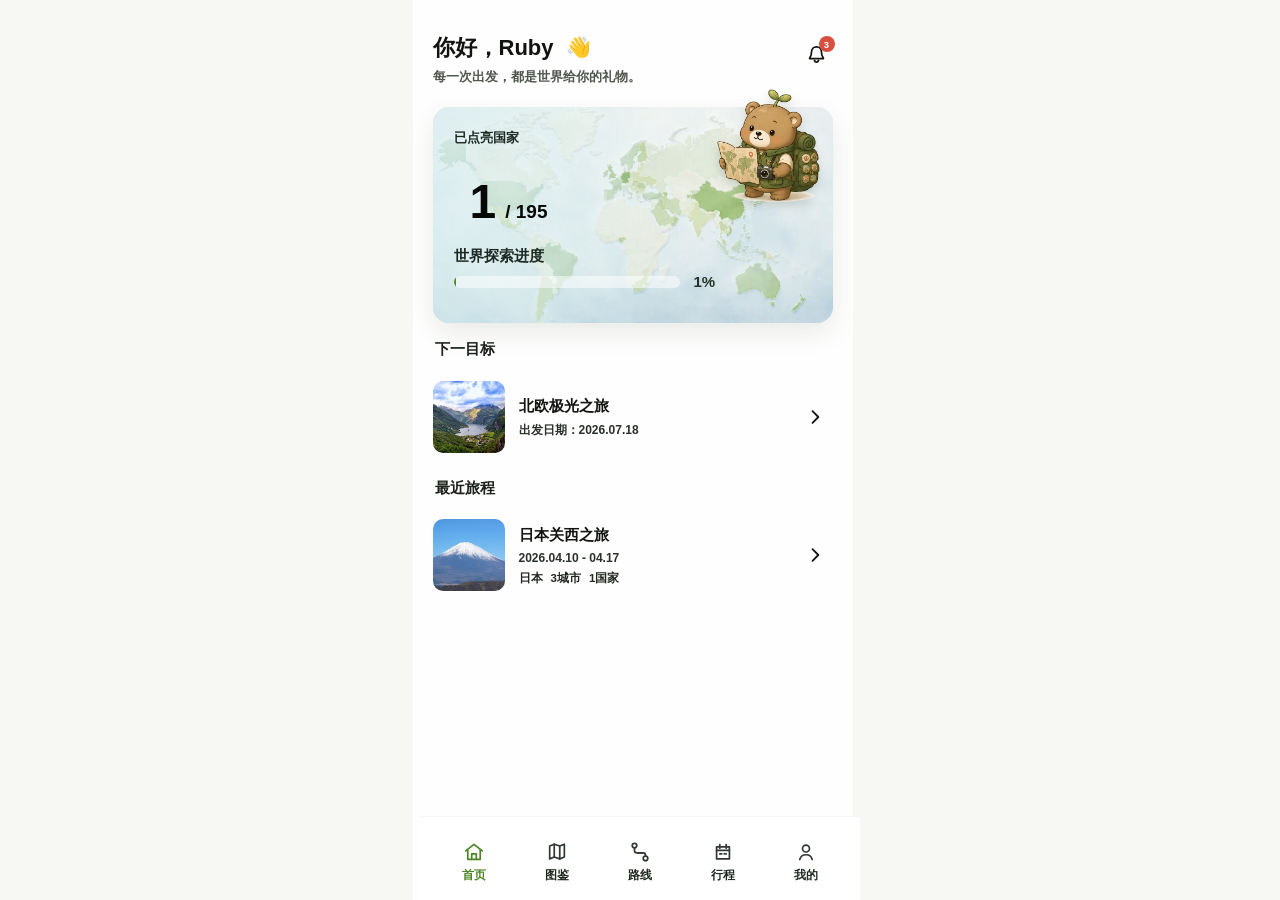
<file: travel-collection/index.html>
<!doctype html>
<html lang="zh-CN">
  <head>
    <meta charset="UTF-8" />
    <meta name="viewport" content="width=device-width, initial-scale=1.0" />
    <title>旅行收集册</title>
    <link rel="icon" href="assets/profile-avatar-kuma-small.jpg" />
    <meta http-equiv="refresh" content="0; url=mobile.html" />
    <script>
      window.location.replace("mobile.html");
    </script>
  </head>
  <body>
    <main aria-label="旅行收集册入口">
      <p>正在进入旅行收集册...</p>
      <p><a href="mobile.html">打开新版首页</a></p>
    </main>
  </body>
</html>
</file>
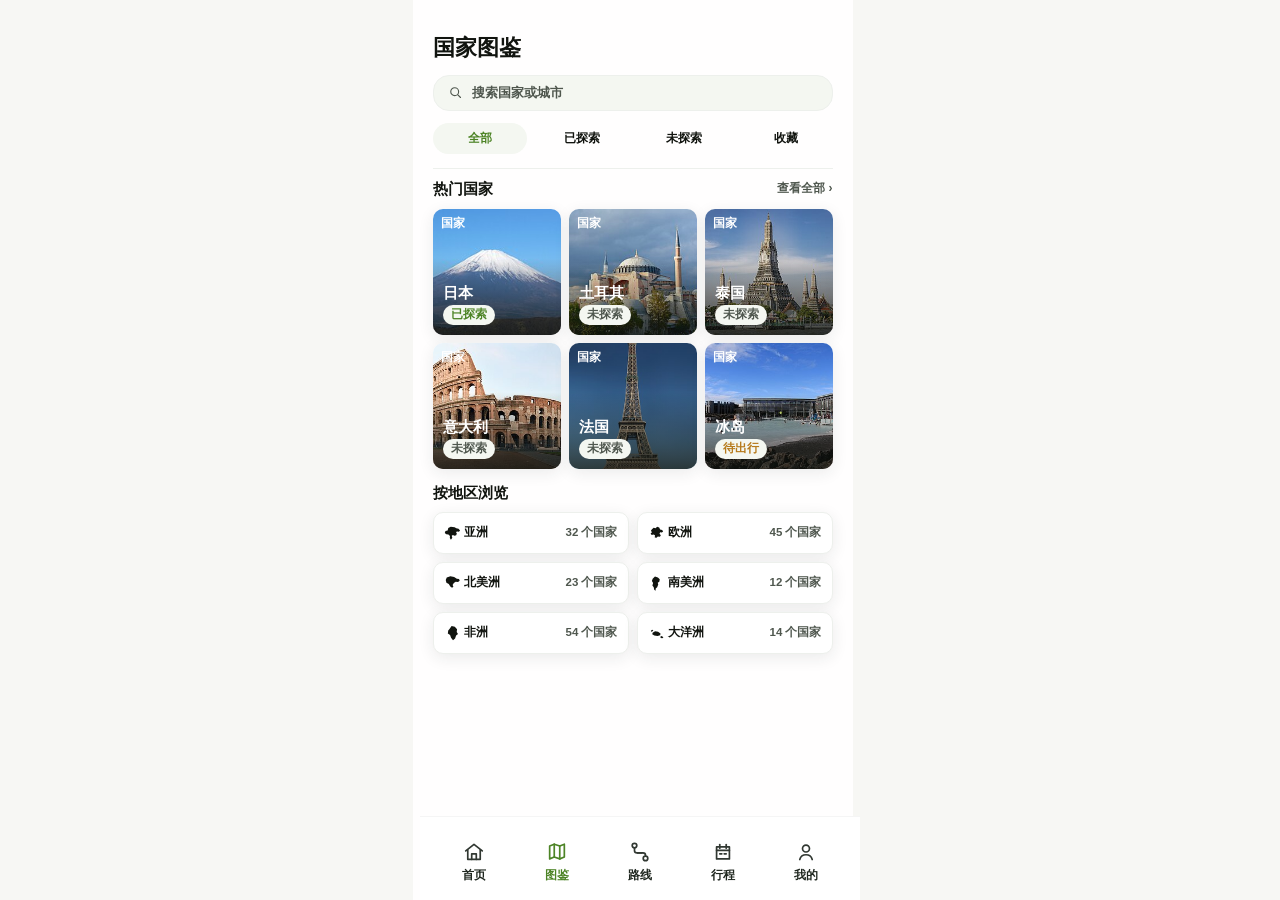
<file: travel-collection/atlas.html>
<!doctype html>
<html lang="zh-CN">
  <head>
    <meta charset="UTF-8" />
    <meta name="viewport" content="width=device-width, initial-scale=1.0, viewport-fit=cover" />
    <title>国家图鉴</title>
    <link rel="icon" href="assets/profile-avatar-kuma-small.jpg" />
    <link rel="stylesheet" href="mobile.css?v=atlas-settings-hidden-20260615" />
    <script src="travel-data.js?v=route-cover-clean-20260615" defer></script>
    <script src="travel-search.js" defer></script>
    <script src="travel-state.js?v=logic-state-20260607" defer></script>
    <script src="home-components.js?v=home-next-row-20260607" defer></script>
    <script src="atlas.js?v=list-image-loading-20260615" defer></script>
    <script src="app-shared.js?v=logic-state-20260607" defer></script>
  </head>
  <body>
    <main class="home-screen atlas-screen" aria-label="国家图鉴">
      <header class="atlas-header">
        <h1>国家图鉴</h1>
        <button type="button" aria-label="图鉴设置" hidden>
          <svg viewBox="0 0 24 24" aria-hidden="true">
            <path d="M8 5H5v3M16 5h3v3M8 19H5v-3M16 19h3v-3"></path>
            <path d="M12 8.8a3.2 3.2 0 1 0 0 6.4 3.2 3.2 0 0 0 0-6.4Z"></path>
            <path d="M12 6.8v2M12 15.2v2M6.8 12h2M15.2 12h2"></path>
          </svg>
        </button>
      </header>

      <label class="atlas-search">
        <svg viewBox="0 0 24 24" aria-hidden="true">
          <path d="m20 20-4.2-4.2M10.7 17a6.3 6.3 0 1 1 0-12.6 6.3 6.3 0 0 1 0 12.6Z"></path>
        </svg>
        <input type="search" placeholder="搜索国家或城市" aria-label="搜索国家或城市" data-atlas-search />
      </label>

      <section class="atlas-filters" aria-label="状态筛选">
        <button class="active" type="button" data-filter="全部">全部</button>
        <button type="button" data-filter="已探索">已探索</button>
        <button type="button" data-filter="待出行">待出行</button>
        <button type="button" data-filter="未探索">未探索</button>
        <button type="button" data-filter="收藏">收藏</button>
      </section>

      <section class="atlas-popular" aria-label="热门国家">
        <div class="atlas-section-head">
          <h2>热门国家</h2>
          <a href="atlas.html#all" data-atlas-show-all>查看全部 <span aria-hidden="true">›</span></a>
        </div>

        <div class="atlas-country-list" data-atlas-results></div>
        <div class="atlas-pagination" data-atlas-pager></div>
      </section>

      <section class="atlas-regions" aria-label="按地区浏览">
        <h2>按地区浏览</h2>
        <div class="atlas-region-grid">
          <button type="button" data-region="亚洲">
            <span class="atlas-region-icon">
              <svg viewBox="0 0 32 32" aria-hidden="true"><path class="continent-shape" d="M7.6 7.2 12 4.9l6.8.7 3.1 2 3.9.8 2.7 3.2-2 2.1-3.1-.5-2.1 1.2 1.5 2.4-1.1 3.2-3.2.8-2.6-1.2-2.2 1.4 1.1 3.4-2.5 3.6-1.9-3.3.2-3.3-2.7-2.8-3.8-.4-2.7-2 1.2-3.6 3.9-1.2Z"></path></svg>
            </span>
            <span>亚洲</span>
            <em>32 个国家</em>
          </button>
          <button type="button" data-region="欧洲">
            <span class="atlas-region-icon">
              <svg viewBox="0 0 32 32" aria-hidden="true"><path class="continent-shape" d="M6.7 9.6 10 6.8l3.5.7 2.7-2.5 3.7 1.4 1.6 3.3 3.7.8 1.7 2.8-2.3 1.8-3-.5-1.2 2.8 2.4 2.8-1.6 2.6-3.8-.8-2.3 2.6-3.1-.7.4-3.7-2.6-1.5-3.2.8-2-2.6 2.5-2.3-1.9-2.7Z"></path></svg>
            </span>
            <span>欧洲</span>
            <em>45 个国家</em>
          </button>
          <button type="button" data-region="北美洲">
            <span class="atlas-region-icon">
              <svg viewBox="0 0 32 32" aria-hidden="true"><path class="continent-shape" d="M4.9 6.3 11.4 4l6.6 1.2 4.8 3.3 3.9.4 1.2 3.1-3 2.3-4.1-.6-3.3 2.1-2.2 3.8 1.4 3.2-2.4 1.5-3.1-2.3-2.7-4.2-4.2-2.4-1.2-4.7Z"></path></svg>
            </span>
            <span>北美洲</span>
            <em>23 个国家</em>
          </button>
          <button type="button" data-region="南美洲">
            <span class="atlas-region-icon">
              <svg viewBox="0 0 32 32" aria-hidden="true"><path class="continent-shape" d="M12.4 4.5 17.6 6l3.3 3.5-.8 4.1-2.8 1.8.9 3.4-1.9 4.9-2.6 1.9-.2 4.1-2.5-1.5-.8-4.6-2.4-3.2 1.3-4.6-2.2-3.5 1.4-4Z"></path></svg>
            </span>
            <span>南美洲</span>
            <em>12 个国家</em>
          </button>
          <button type="button" data-region="非洲">
            <span class="atlas-region-icon">
              <svg viewBox="0 0 32 32" aria-hidden="true"><path class="continent-shape" d="M13.5 3.5 19.2 5l4 4.5-.6 4.8 2.3 3.3-3.4 2.9-1.8 5.3-3.7 3.2-3.5-4.6-1.7-4.7-4-2.9.7-5.1 2.6-3.1Z"></path></svg>
            </span>
            <span>非洲</span>
            <em>54 个国家</em>
          </button>
          <button type="button" data-region="大洋洲">
            <span class="atlas-region-icon">
              <svg viewBox="0 0 32 32" aria-hidden="true"><path class="continent-shape" d="M8.2 15.5 12.5 13l5.4.7 4.3 3.1-.5 3.3-4.7 1.4-5.8-.9-3.6-2.3Z"></path><path class="continent-shape" d="M23.2 21.5 25.8 22l1.5 1.8-1.9 1.7-2.6-.7-.9-1.7Z"></path><path class="continent-shape" d="M5.2 11.8 7.3 10l2.1.9-1.2 2.2-2.7.5Z"></path></svg>
            </span>
            <span>大洋洲</span>
            <em>14 个国家</em>
          </button>
        </div>
      </section>

      <bottom-tab-bar active="图鉴"></bottom-tab-bar>
    </main>
  </body>
</html>
</file>
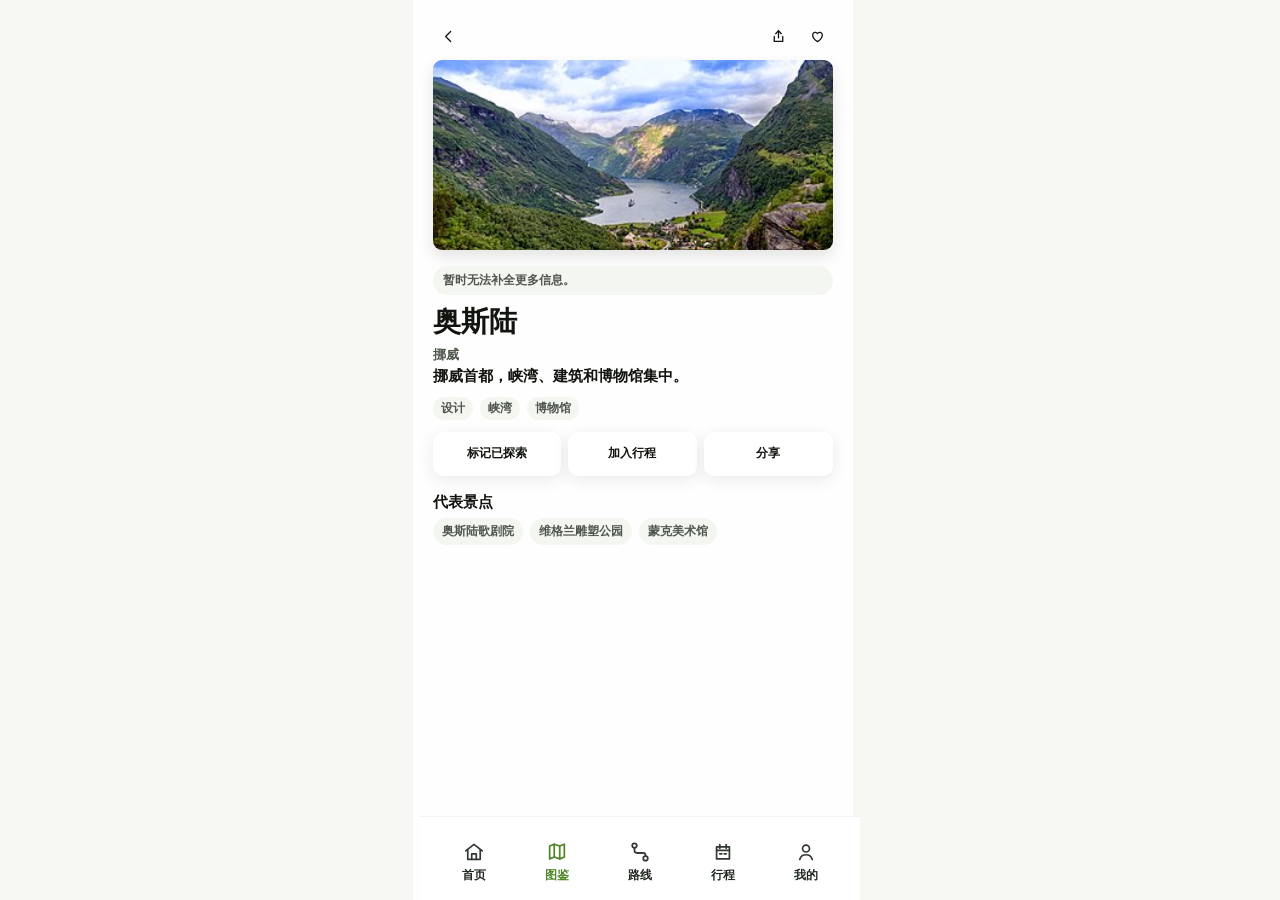
<file: travel-collection/city-oslo.html>
<!doctype html>
<html lang="zh-CN">
  <head>
    <meta charset="UTF-8" />
    <meta name="viewport" content="width=device-width, initial-scale=1.0, viewport-fit=cover" />
    <title>奥斯陆 · 城市详情</title>
    <link rel="icon" href="assets/profile-avatar-kuma-small.jpg" />
    <link rel="stylesheet" href="mobile.css" />
    <script src="travel-data.js?v=route-cover-clean-20260615" defer></script>
    <script src="travel-state.js?v=logic-state-20260607" defer></script>
    <script src="detail-enrichment.js?v=detail-cache-20260616" defer></script>
    <script src="home-components.js?v=home-next-row-20260607" defer></script>
    <script src="app-shared.js?v=logic-state-20260607" defer></script>
    <script src="city-detail.js" defer></script>
  </head>
  <body>
    <main class="home-screen route-detail-screen city-detail-screen" aria-label="城市详情" data-city-detail>
      <header class="route-detail-top">
        <a class="route-detail-icon" href="atlas.html" aria-label="返回"><svg viewBox="0 0 24 24"><path d="m15 5-7 7 7 7"></path></svg></a>
        <div>
          <button class="route-detail-icon" type="button" aria-label="分享城市" data-city-share><svg viewBox="0 0 24 24"><path d="M12 4v10"></path><path d="m8 8 4-4 4 4"></path><path d="M6 12v7h12v-7"></path></svg></button>
          <button class="route-detail-icon" type="button" aria-label="收藏城市" data-city-favorite><svg viewBox="0 0 24 24"><path d="M12 19.2S5.2 15.1 5.2 9.9A3.7 3.7 0 0 1 12 7.8a3.7 3.7 0 0 1 6.8 2.1c0 5.2-6.8 9.3-6.8 9.3Z"></path></svg></button>
        </div>
      </header>
      <section class="city-detail-cover">
        <img src="assets/city-oslo-cover.svg" alt="城市封面图" data-city-cover />
      </section>
      <section class="route-detail-content">
        <div class="route-detail-title">
          <h1 data-city-name>奥斯陆</h1>
          <p data-city-country>挪威</p>
        </div>
        <p class="country-intro" data-city-intro>挪威城市，适合作为北欧路线的城市起点。</p>
        <div class="city-tag-row" data-city-tags></div>
        <section class="city-trip-meta" aria-label="城市操作">
          <button type="button" data-city-mark-explored>标记已探索</button>
          <button type="button" data-city-add-trip>加入行程</button>
          <button type="button" data-city-share>分享</button>
        </section>
        <section class="country-section" aria-label="代表景点">
          <div class="country-section-head">
            <h2>代表景点</h2>
          </div>
          <div class="city-spot-list" data-city-spots></div>
        </section>
      </section>
      <bottom-tab-bar active="图鉴"></bottom-tab-bar>
    </main>
  </body>
</html>
</file>
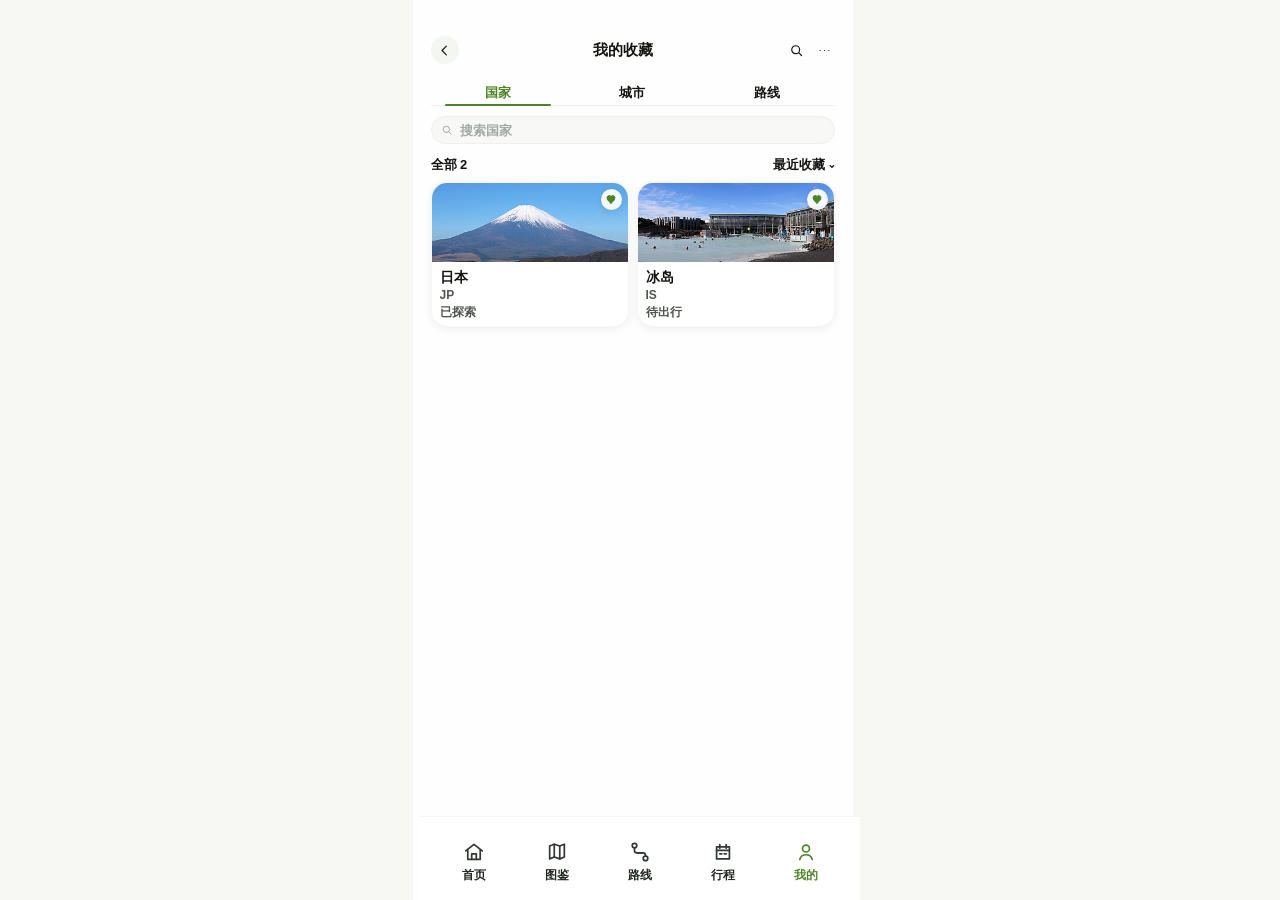
<file: travel-collection/favorites.html>
<!doctype html>
<html lang="zh-CN">
  <head>
    <meta charset="UTF-8" />
    <meta name="viewport" content="width=device-width, initial-scale=1.0, viewport-fit=cover" />
    <title>我的收藏</title>
    <link rel="icon" href="assets/profile-avatar-kuma-small.jpg" />
    <link rel="stylesheet" href="mobile.css?v=page-title-compact-20260613" />
    <script src="travel-data.js?v=route-cover-clean-20260615" defer></script>
    <script src="travel-state.js?v=logic-state-20260607" defer></script>
    <script src="home-components.js?v=home-next-row-20260607" defer></script>
    <script src="favorites.js?v=favorites-back-20260613" defer></script>
  </head>
  <body>
    <main class="home-screen favorites-screen" aria-label="我的收藏">
      <header class="favorites-header">
        <button class="favorites-back" type="button" aria-label="返回我的页" data-favorites-back>
          <svg viewBox="0 0 24 24" aria-hidden="true"><path d="m15 5-7 7 7 7"></path></svg>
        </button>
        <h1>我的收藏</h1>
        <div>
          <button type="button" aria-label="搜索">
            <svg viewBox="0 0 24 24" aria-hidden="true"><path d="m20 20-4.2-4.2M10.7 17a6.3 6.3 0 1 1 0-12.6 6.3 6.3 0 0 1 0 12.6Z"></path></svg>
          </button>
          <button type="button" aria-label="更多">
            <svg viewBox="0 0 24 24" aria-hidden="true"><path d="M5 12h.1M12 12h.1M19 12h.1"></path></svg>
          </button>
        </div>
      </header>

      <nav class="favorites-tabs" aria-label="收藏分类">
        <button class="active" type="button" data-favorite-tab="countries">国家</button>
        <button type="button" data-favorite-tab="cities">城市</button>
        <button type="button" data-favorite-tab="routes">路线</button>
      </nav>

      <label class="favorites-search">
        <svg viewBox="0 0 24 24" aria-hidden="true"><path d="m20 20-4.2-4.2M10.7 17a6.3 6.3 0 1 1 0-12.6 6.3 6.3 0 0 1 0 12.6Z"></path></svg>
        <input type="search" placeholder="搜索国家" aria-label="搜索收藏" data-favorite-search />
      </label>

      <section class="favorites-toolbar" aria-label="收藏列表工具栏">
        <span data-favorite-count>全部 12</span>
        <button type="button">最近收藏 <i aria-hidden="true">⌄</i></button>
      </section>

      <section class="favorites-grid" aria-label="收藏列表" data-favorite-grid></section>

      <bottom-tab-bar active="我的"></bottom-tab-bar>
    </main>
  </body>
</html>
</file>
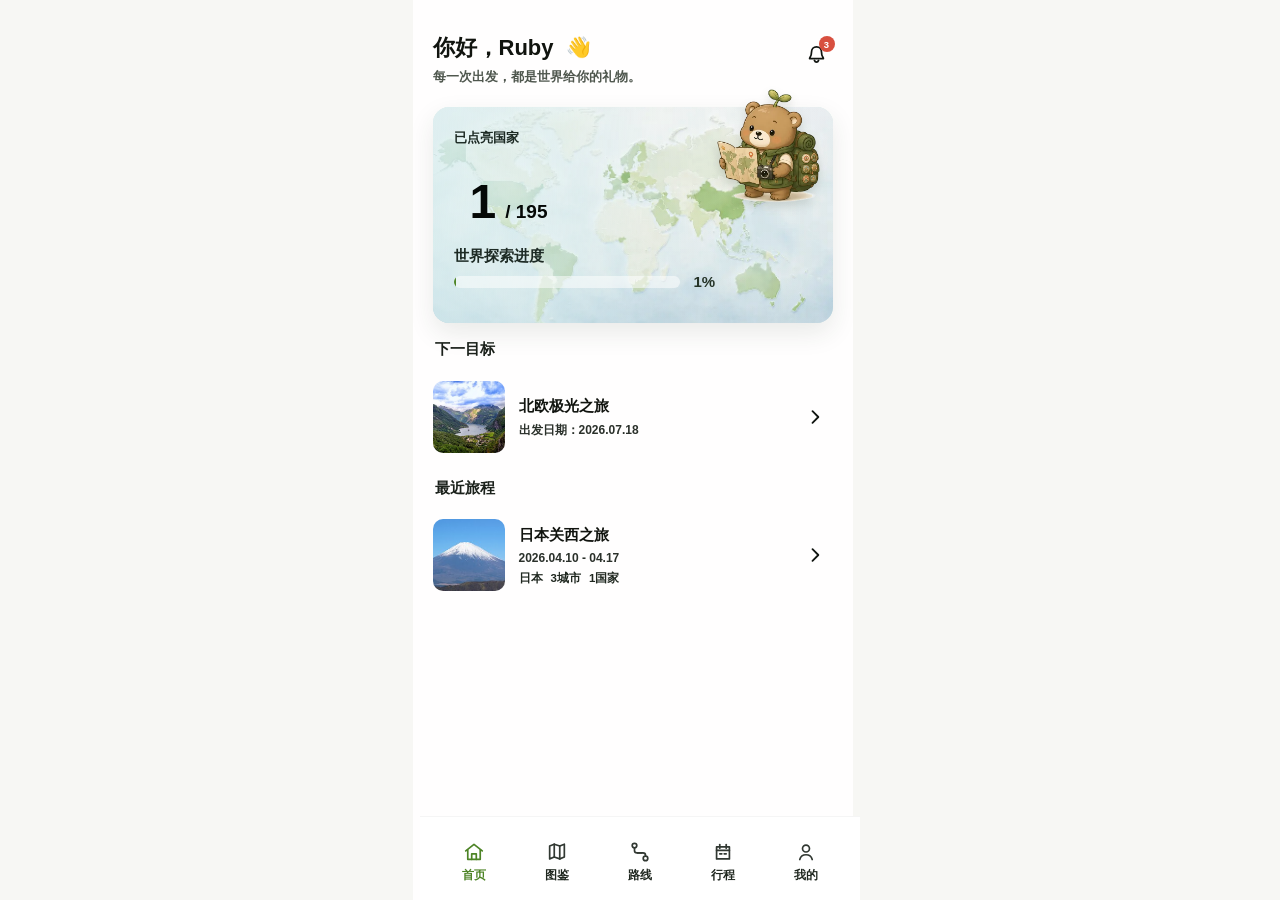
<file: travel-collection/mobile.html>
<!doctype html>
<html lang="zh-CN">
  <head>
    <meta charset="UTF-8" />
    <meta name="viewport" content="width=device-width, initial-scale=1.0, viewport-fit=cover" />
    <title>旅行收集册首页</title>
    <link rel="icon" href="assets/profile-avatar-kuma-small.jpg" />
    <link rel="stylesheet" href="mobile.css?v=page-title-compact-20260613" />
    <script src="travel-data.js?v=route-cover-clean-20260615" defer></script>
    <script src="travel-state.js?v=logic-state-20260607" defer></script>
    <script src="home-components.js?v=home-green-trip-covers-20260615" defer></script>
    <script src="app-shared.js?v=logic-state-20260607" defer></script>
  </head>
  <body>
    <main class="home-screen" aria-label="旅行收集册首页">
      <greeting-header></greeting-header>
      <stat-card></stat-card>
      <trip-preview-card></trip-preview-card>
      <recent-trip-card></recent-trip-card>
      <bottom-tab-bar></bottom-tab-bar>
    </main>
  </body>
</html>
</file>
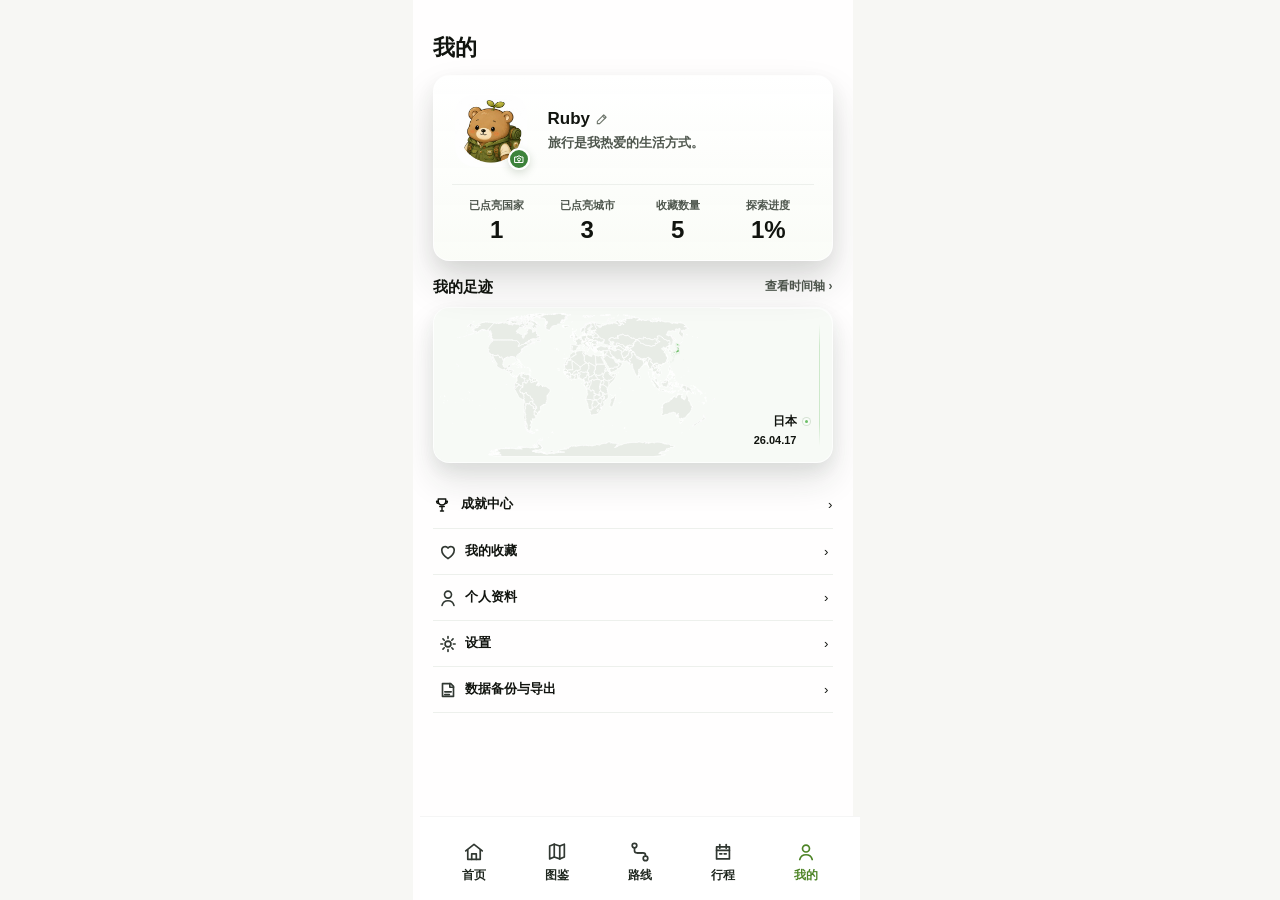
<file: travel-collection/profile.html>
<!doctype html>
<html lang="zh-CN">
  <head>
    <meta charset="UTF-8" />
    <meta name="viewport" content="width=device-width, initial-scale=1.0, viewport-fit=cover" />
    <title>我的</title>
    <link rel="icon" href="assets/profile-avatar-kuma-small.jpg" />
    <link rel="stylesheet" href="mobile.css?v=profile-polish-20260615" />
    <script src="travel-data.js?v=route-cover-clean-20260615" defer></script>
    <script src="travel-state.js?v=logic-state-20260607" defer></script>
    <script src="home-components.js?v=home-next-row-20260607" defer></script>
    <script src="world-map.js?v=lazy-profile-map-once-20260615" defer></script>
    <script src="profile.js?v=achievement-card-polish-20260615" defer></script>
    <script src="app-shared.js?v=logic-state-20260607" defer></script>
  </head>
  <body>
    <main class="home-screen profile-screen" aria-label="我的">
      <header class="profile-header">
        <h1>我的</h1>
      </header>

      <section class="profile-card" aria-label="个人资料">
        <div class="profile-person">
          <button class="profile-avatar-button" type="button" aria-label="编辑头像" data-profile-avatar-edit>
            <img src="assets/profile-avatar-kuma-small.jpg" alt="Ruby 的小熊头像" decoding="async" fetchpriority="high" />
            <i aria-hidden="true">
              <svg viewBox="0 0 24 24"><path d="M4 8h4l2-2h4l2 2h4v11H4Z"></path><path d="M12 16a3 3 0 1 0 0-6 3 3 0 0 0 0 6Z"></path></svg>
            </i>
          </button>
          <button class="profile-person-copy" type="button" data-profile-edit>
            <strong>Ruby <svg viewBox="0 0 24 24" aria-hidden="true"><path d="M4 20h4l11-11-4-4L4 16v4Z"></path><path d="m13 7 4 4"></path></svg></strong>
            <em>旅行是我热爱的生活方式。</em>
          </button>
        </div>

        <div class="profile-stats" aria-label="旅行统计">
          <span><em>已点亮国家</em><strong>11</strong></span>
          <span><em>已点亮城市</em><strong>27</strong></span>
          <span><em>收藏数量</em><strong>5</strong></span>
          <span><em>探索进度</em><strong>11%</strong></span>
        </div>
      </section>

      <section class="profile-section profile-footprint" aria-label="我的足迹">
        <div class="profile-section-head">
          <h2>我的足迹</h2>
          <button type="button" data-footprint-page>查看时间轴 <span aria-hidden="true">›</span></button>
        </div>
        <div class="profile-map-card" aria-label="我的足迹地图与时间轴">
          <button class="profile-map-preview" type="button" aria-label="放大查看我的足迹地图" data-profile-map-open>
            <span class="travel-world-map travel-world-map--profile" data-world-map data-world-map-mode="preview"></span>
          </button>
          <div class="profile-mini-timeline" aria-label="最近足迹时间轴" data-profile-timeline></div>
        </div>
      </section>

      <section class="profile-section profile-achievements" aria-label="我的成就">
        <button class="profile-achievement-entry" type="button" data-profile-link="achievements">
          <svg viewBox="0 0 24 24" aria-hidden="true"><path d="M7 4h10v3a5 5 0 0 1-10 0Z"></path><path d="M9 14h6M10 20h4M12 14v6"></path><path d="M7 7H4.8a3 3 0 0 0 3 3M17 7h2.2a3 3 0 0 1-3 3"></path></svg>
          <span>成就中心</span>
          <i aria-hidden="true">›</i>
        </button>
      </section>

      <section class="profile-menu" aria-label="设置入口">
        <button type="button" data-favorites-page>
          <svg viewBox="0 0 24 24" aria-hidden="true"><path d="M12 19.2S5.2 15.1 5.2 9.9A3.7 3.7 0 0 1 12 7.8a3.7 3.7 0 0 1 6.8 2.1c0 5.2-6.8 9.3-6.8 9.3Z"></path></svg>
          <span>我的收藏</span>
          <em>›</em>
        </button>
        <button type="button" data-profile-link="profile">
          <svg viewBox="0 0 24 24" aria-hidden="true"><path d="M12 12.1a3.8 3.8 0 1 0 0-7.6 3.8 3.8 0 0 0 0 7.6Z"></path><path d="M5.5 20c.8-3.2 3-5 6.5-5s5.7 1.8 6.5 5"></path></svg>
          <span>个人资料</span>
          <em>›</em>
        </button>
        <button type="button" data-profile-link="settings">
          <svg viewBox="0 0 24 24" aria-hidden="true"><path d="M12 8.8a3.2 3.2 0 1 0 0 6.4 3.2 3.2 0 0 0 0-6.4Z"></path><path d="M12 3.8v2M12 18.2v2M4.2 12h2M17.8 12h2M6.5 6.5l1.4 1.4M16.1 16.1l1.4 1.4M17.5 6.5l-1.4 1.4M7.9 16.1l-1.4 1.4"></path></svg>
          <span>设置</span>
          <em>›</em>
        </button>
        <button type="button" data-profile-link="backup">
          <svg viewBox="0 0 24 24" aria-hidden="true"><path d="M6 5h9l3 3v11H6Z"></path><path d="M14 5v4h4M8.5 14h7M8.5 17h5"></path></svg>
          <span>数据备份与导出</span>
          <em>›</em>
        </button>
      </section>

      <bottom-tab-bar active="我的"></bottom-tab-bar>
    </main>
  </body>
</html>
</file>
<file: travel-collection/mobile.css>
:root {
  color-scheme: light;
  --color-page-bg: #fffefe;
  --color-card: #ffffff;
  --color-stat-card: #d7ebe7;
  --color-primary-green: #4d8426;
  --color-chip-bg: #f4f7f1;
  --color-text-main: #11140f;
  --color-text-secondary: #4f574e;
  --color-line: #edf0ec;
  --color-tabbar-bg: rgba(255, 255, 255, 0.96);
  --color-tabbar-line: rgba(24, 32, 24, 0.045);
  --color-icon-muted: #313832;
  --radius-card: 16px;
  --radius-image: 10px;
  --radius-tab-active: 0;
  --shadow-card: 0 10px 26px rgba(43, 55, 44, 0.1);
  --shadow-soft: 0 4px 16px rgba(37, 48, 43, 0.09);
  --space-page-x: 20px;
  --space-section: 24px;
  --space-card-x: 18px;
  --space-card-y: 16px;
  --font-family: -apple-system, BlinkMacSystemFont, "SF Pro Text", "PingFang SC", "Helvetica Neue", Arial, sans-serif;
  --font-h1: 22px/1.12 var(--font-family);
  --font-body: 15px/1.4 var(--font-family);
  --font-caption: 13px/1.28 var(--font-family);
  --font-number: 48px/0.98 var(--font-family);
  --font-section-title: 15px/1.1 var(--font-family);
  --font-card-title: 17px/1.16 var(--font-family);
  --font-card-title-sm: 15px/1.18 var(--font-family);
  --font-meta: 12px/1.1 var(--font-family);
  --font-tab: 11.5px/1 var(--font-family);
  --weight-regular: 600;
  --weight-body: 650;
  --weight-label: 740;
  --weight-title: 760;
  --weight-strong: 770;
  --weight-number: 780;
  --weight-section: 790;
  --asset-map: url("assets/home-map-p2.png");
  --asset-mascot: url("assets/home-bear-mascot.png");
  --asset-next-cover: url("assets/home-aurora-cover.svg");
  --asset-recent-cover: url("assets/home-japan-cover.svg");
  --app-max-width: 440px;
}

* {
  box-sizing: border-box;
}

html,
body {
  width: 100%;
  min-height: 100%;
  margin: 0;
  overflow-x: clip;
  overscroll-behavior-x: none;
  scrollbar-gutter: stable;
}

body {
  display: flex;
  justify-content: center;
  align-items: flex-start;
  width: 100%;
  min-height: 100vh;
  min-height: 100dvh;
  overflow-x: clip;
  background: #f7f7f4;
  color: var(--color-text-main);
  font-family: var(--font-family);
  -webkit-font-smoothing: antialiased;
  text-rendering: optimizeLegibility;
}

button,
a {
  -webkit-tap-highlight-color: transparent;
}

[hidden] {
  display: none !important;
}

greeting-header,
stat-card,
trip-preview-card,
recent-trip-card,
bottom-tab-bar {
  display: contents;
}

.home-screen {
  position: relative;
  width: 100%;
  max-width: var(--app-max-width);
  min-height: 100vh;
  min-height: 100dvh;
  overflow-x: clip;
  overflow-y: auto;
  overscroll-behavior-x: none;
  touch-action: pan-y;
  padding: max(20px, env(safe-area-inset-top)) 20px 104px;
  background: var(--color-page-bg);
}

.home-greeting {
  display: flex;
  align-items: flex-start;
  justify-content: space-between;
  margin-top: 16px;
  padding-left: 0;
  padding-right: 0;
}

.home-greeting h1 {
  margin: 0;
  font: var(--font-h1);
  font-weight: var(--weight-title);
  letter-spacing: 0;
}

.home-greeting h1 span {
  display: inline-block;
  margin-left: 6px;
  font-size: 20px;
  transform: translateY(-1px);
}

.home-greeting p {
  margin: 8px 0 0;
  color: var(--color-text-secondary);
  font: var(--font-caption);
  font-weight: var(--weight-regular);
}

.home-bell-button {
  position: relative;
  display: grid;
  width: 32px;
  height: 32px;
  margin-top: 2px;
  padding: 0;
  place-items: center;
  border: 0;
  background: transparent;
}

.home-bell-button svg {
  width: 23px;
  height: 23px;
  fill: none;
  stroke: #101410;
  stroke-width: 1.8;
  stroke-linecap: round;
  stroke-linejoin: round;
}

.notification-bell i {
  position: absolute;
  top: -2px;
  right: -2px;
  display: grid;
  min-width: 16px;
  height: 16px;
  padding: 1px 5px 0;
  place-items: center;
  border-radius: 999px;
  background: #d84f3f;
  color: #fff;
  font-size: 9.5px;
  line-height: 1;
  font-style: normal;
  font-weight: var(--weight-title);
}

.home-stat-card {
  position: relative;
  min-height: 216px;
  margin-top: 22px;
  margin-right: 0;
  padding: 23px 21px 17px;
  overflow: visible;
  isolation: isolate;
  border-radius: var(--radius-card);
  background: var(--color-stat-card);
  box-shadow: var(--shadow-card);
}

.home-stat-card::before {
  position: absolute;
  inset: 0;
  z-index: 1;
  content: "";
  border-radius: inherit;
  background:
    linear-gradient(90deg, rgba(217, 239, 240, 0.68) 0%, rgba(217, 239, 240, 0.48) 31%, rgba(217, 239, 240, 0.12) 56%, rgba(217, 239, 240, 0.02) 100%),
    linear-gradient(180deg, rgba(255, 255, 255, 0.1), rgba(255, 255, 255, 0.01));
  pointer-events: none;
}

.home-stat-copy {
  position: relative;
  z-index: 2;
  width: min(100%, 300px);
}

.home-stat-copy p {
  margin: 0;
  color: #1d2a24;
  font: var(--font-caption);
  font-weight: var(--weight-label);
}

.home-stat-number {
  position: absolute;
  top: 48px;
  left: 16px;
  display: flex;
  align-items: baseline;
  gap: 9px;
  margin-top: 0;
  color: #050806;
}

.home-stat-number strong {
  font: var(--font-number);
  font-weight: var(--weight-number);
  letter-spacing: 0;
}

.home-stat-number span {
  font-size: 19px;
  font-weight: var(--weight-title);
}

.home-stat-copy .home-progress-label {
  position: absolute;
  top: 118px;
  left: 0;
  width: 300px;
  margin-top: 0;
  font-size: 15px;
  line-height: 1.1;
}

.home-progress-row {
  position: absolute;
  top: 143px;
  left: 0;
  display: flex;
  align-items: center;
  gap: 14px;
  width: 300px;
  margin-top: 0;
}

.home-progress-track {
  width: 226px;
  height: 12px;
  overflow: hidden;
  border-radius: 99px;
  background: rgba(255, 255, 255, 0.52);
}

.home-progress-track i {
  display: block;
  width: var(--progress-percent, 0%);
  height: 100%;
  border-radius: inherit;
  background: var(--color-primary-green);
}

.home-progress-row span {
  color: #253327;
  font-size: 15px;
  font-weight: var(--weight-title);
}

.home-map-asset {
  position: absolute;
  inset: 0;
  z-index: 0;
  width: 100%;
  height: 100%;
  border-radius: inherit;
  object-fit: cover;
  object-position: center;
  opacity: 0.95;
}

.home-mascot-asset {
  position: absolute;
  top: -18px;
  right: 12px;
  z-index: 3;
  width: 108px;
  height: 118px;
  object-fit: contain;
  filter: drop-shadow(0 5px 5px rgba(49, 62, 42, 0.16));
}

.home-next-section {
  margin-top: 18px;
  margin-right: 0;
}

.home-next-section h2 {
  margin: 0 0 14px 2px;
  color: #1b211b;
  font: var(--font-section-title);
  font-weight: var(--weight-section);
  letter-spacing: 0;
}

.home-next-card {
  display: grid;
  grid-template-columns: 72px 1fr 20px;
  gap: 14px;
  align-items: center;
  min-height: 88px;
  padding: 2px 8px 0 0;
  border-radius: var(--radius-card);
  background: transparent;
  box-shadow: none;
}

.home-next-cover {
  width: 72px;
  height: 72px;
  border-radius: var(--radius-image);
  object-fit: cover;
}

.home-next-empty-cover {
  display: block;
  background:
    linear-gradient(135deg, rgba(75, 135, 44, 0.14), rgba(129, 186, 198, 0.18)),
    #f4f7f1;
}

.home-next-copy {
  min-width: 0;
}

.home-next-copy h3 {
  margin: 0;
  color: var(--color-text-main);
  font: var(--font-card-title-sm);
  font-weight: var(--weight-strong);
  letter-spacing: 0;
}

.home-next-copy p {
  margin: 9px 0 0;
  color: #2b312b;
  font: var(--font-meta);
  font-weight: var(--weight-body);
}

.home-next-card.is-empty {
  grid-template-columns: 72px 1fr;
}

.home-recent-section {
  margin-top: 20px;
  margin-right: 0;
}

.home-recent-section h2 {
  margin: 0 0 14px 2px;
  color: #1b211b;
  font: var(--font-section-title);
  font-weight: var(--weight-section);
  letter-spacing: 0;
}

.home-recent-card {
  display: grid;
  grid-template-columns: 72px 1fr 20px;
  gap: 14px;
  align-items: center;
  min-height: 88px;
  padding: 2px 8px 0 0;
  border-radius: var(--radius-card);
  background: transparent;
  box-shadow: none;
}

.home-recent-cover {
  width: 72px;
  height: 72px;
  border-radius: var(--radius-image);
  object-fit: cover;
}

.home-recent-empty-cover {
  display: block;
  background:
    linear-gradient(135deg, rgba(75, 135, 44, 0.14), rgba(129, 186, 198, 0.18)),
    #f4f7f1;
}

.home-recent-copy {
  min-width: 0;
}

.home-recent-copy h3 {
  margin: 0;
  color: var(--color-text-main);
  font: var(--font-card-title-sm);
  font-weight: var(--weight-strong);
  letter-spacing: 0;
}

.home-recent-copy p {
  margin: 9px 0 8px;
  color: #2b312b;
  font: var(--font-meta);
  font-weight: var(--weight-body);
}

.home-recent-chips {
  display: flex;
  align-items: center;
  gap: 8px;
  color: #202820;
  font-size: 11.5px;
  line-height: 1;
  font-weight: var(--weight-body);
}

.home-recent-chips span {
  white-space: nowrap;
}

.home-recent-arrow {
  width: 20px;
  height: 20px;
  fill: none;
  stroke: #0f140f;
  stroke-width: 2.2;
  stroke-linecap: round;
  stroke-linejoin: round;
}

.home-tabbar {
  position: fixed;
  right: auto;
  bottom: 0;
  left: 50%;
  z-index: 100;
  display: grid;
  grid-template-columns: repeat(5, 1fr);
  align-items: center;
  width: 100%;
  max-width: var(--app-max-width);
  height: 84px;
  padding: 15px 12px max(12px, env(safe-area-inset-bottom));
  transform: translateX(-50%);
  border-top: 1px solid var(--color-tabbar-line);
  background: var(--color-tabbar-bg);
}

.home-tabbar a {
  display: grid;
  justify-items: center;
  gap: 5px;
  color: #1f271f;
  text-decoration: none;
  font: var(--font-tab);
  font-weight: 640;
}

.home-tabbar span {
  display: grid;
  width: 28px;
  height: 26px;
  place-items: center;
  border-radius: var(--radius-tab-active);
}

.home-tabbar svg {
  width: 22px;
  height: 22px;
  fill: none;
  stroke: var(--color-icon-muted);
  stroke-width: 1.85;
  stroke-linecap: round;
  stroke-linejoin: round;
}

.home-tabbar .active {
  color: var(--color-primary-green);
  font-weight: var(--weight-title);
}

.home-tabbar .active span {
  background: transparent;
  color: var(--color-primary-green);
}

.home-tabbar .active svg {
  fill: none;
  stroke: currentColor;
}

.atlas-screen {
  padding: max(34px, calc(env(safe-area-inset-top) + 18px)) 22px 126px;
}

.atlas-header {
  display: flex;
  align-items: center;
  justify-content: space-between;
  margin-top: 18px;
  margin-right: 0;
  margin-left: 0;
}

.atlas-header h1 {
  margin: 0;
  color: var(--color-text-main);
  font: var(--font-h1);
  font-weight: var(--weight-title);
  letter-spacing: 0;
}

.atlas-header button {
  display: grid;
  width: 20px;
  height: 20px;
  padding: 0;
  place-items: center;
  border: 0;
  background: transparent;
}

.atlas-header svg {
  width: 16px;
  height: 16px;
  fill: none;
  stroke: var(--color-text-main);
  stroke-width: 1.8;
  stroke-linecap: round;
  stroke-linejoin: round;
}

.atlas-search {
  display: flex;
  align-items: center;
  height: 38px;
  margin-top: 18px;
  margin-right: 0;
  margin-left: 0;
  padding: 0 14px;
  border: 1px solid var(--color-line);
  border-radius: var(--radius-card);
  background: var(--color-chip-bg);
}

.atlas-search svg {
  flex: 0 0 auto;
  width: 15px;
  height: 15px;
  fill: none;
  stroke: var(--color-text-secondary);
  stroke-width: 1.8;
  stroke-linecap: round;
  stroke-linejoin: round;
}

.atlas-search input {
  min-width: 0;
  flex: 1;
  height: 100%;
  padding: 0 0 0 9px;
  border: 0;
  outline: 0;
  background: transparent;
  color: var(--color-text-main);
  font: var(--font-caption);
  font-weight: var(--weight-regular);
}

.atlas-search input::placeholder {
  color: var(--color-text-secondary);
}

.atlas-filters {
  display: grid;
  grid-template-columns: repeat(4, 1fr);
  align-items: center;
  gap: 8px;
  margin-top: 14px;
  margin-right: 0;
  margin-left: 0;
}

.atlas-filters [data-filter="待出行"] {
  display: none;
}

.atlas-filters button {
  height: 32px;
  padding: 0;
  border: 0;
  border-radius: var(--radius-card);
  background: transparent;
  color: var(--color-text-main);
  font: var(--font-meta);
  font-weight: var(--weight-body);
}

.atlas-filters .active {
  background: var(--color-chip-bg);
  color: var(--color-primary-green);
  font-weight: var(--weight-title);
}

.atlas-popular {
  margin-top: 18px;
  margin-right: 0;
  margin-left: 0;
  padding-top: 15px;
  border-top: 1px solid var(--color-line);
}

.atlas-section-head {
  display: flex;
  align-items: center;
  justify-content: space-between;
}

.atlas-section-head h2,
.atlas-regions h2 {
  margin: 0;
  color: var(--color-text-main);
  font: var(--font-section-title);
  font-weight: var(--weight-section);
  letter-spacing: 0;
}

.atlas-section-head a {
  color: var(--color-text-secondary);
  text-decoration: none;
  font: var(--font-meta);
  font-weight: var(--weight-body);
}

.atlas-country-list {
  display: grid;
  grid-template-columns: repeat(3, 1fr);
  gap: 10px;
  margin-top: 18px;
  scroll-margin-top: 28px;
  scroll-margin-bottom: 118px;
}

.atlas-pagination {
  margin-top: 18px;
  margin-bottom: 28px;
}

.atlas-pager {
  display: grid;
  grid-template-columns: 1fr auto 1fr;
  gap: 12px;
  align-items: center;
  margin: 0 0 2px;
}

.atlas-pager button {
  min-height: 34px;
  border: 0;
  border-radius: 999px;
  background: var(--color-chip-bg);
  color: var(--color-text-main);
  font: 13px/1 var(--font-family);
  font-weight: 720;
}

.atlas-pager button:last-child {
  background: var(--color-primary-green);
  color: var(--color-card);
}

.atlas-pager button:disabled {
  opacity: 0.42;
}

.atlas-pager span {
  color: var(--color-text-secondary);
  font: var(--font-meta);
  font-weight: var(--weight-body);
}

.atlas-country-card {
  position: relative;
  display: block;
  height: clamp(138px, 31vw, 152px);
  overflow: hidden;
  padding: 0;
  border: 0;
  border-radius: var(--radius-image);
  background: var(--color-card);
  box-shadow: var(--shadow-soft);
}

.atlas-country-card img {
  width: 100%;
  height: 100%;
  object-fit: cover;
  object-position: center 45%;
}

.atlas-card-shade {
  position: absolute;
  inset: 0;
  background: linear-gradient(180deg, rgba(17, 20, 15, 0) 39%, rgba(17, 20, 15, 0.74) 100%);
}

.atlas-country-name {
  position: absolute;
  left: 10px;
  right: 10px;
  bottom: 38px;
  color: var(--color-card);
  font: var(--font-card-title-sm);
  font-weight: var(--weight-strong);
  line-height: 1.08;
  text-align: left;
}

.atlas-place-type {
  position: absolute;
  left: 8px;
  top: 8px;
  color: var(--color-card);
  font: var(--font-meta);
  font-weight: var(--weight-label);
}

.atlas-status-chip {
  position: absolute;
  left: 10px;
  bottom: 12px;
  display: inline-flex;
  align-items: center;
  justify-content: center;
  min-width: 44px;
  height: 20px;
  padding: 0 8px;
  border-radius: var(--radius-card);
  background: var(--color-chip-bg);
  color: var(--color-text-secondary);
  font: var(--font-meta);
  font-size: 11.5px;
  line-height: 1;
  font-weight: var(--weight-body);
  text-align: center;
}

.atlas-status-chip.explored {
  color: var(--color-primary-green);
}

.atlas-status-chip.planned {
  color: #b67a1c;
}

.atlas-regions {
  margin-top: 26px;
}

.atlas-empty {
  width: 100%;
  margin: 0;
  padding: 18px 0;
  color: var(--color-text-secondary);
  font: var(--font-body);
  text-align: center;
}

.atlas-region-grid {
  display: grid;
  grid-template-columns: repeat(2, 1fr);
  gap: 10px 8px;
  margin-top: 13px;
  padding: 0;
}

.atlas-region-grid button {
  display: grid;
  grid-template-columns: 20px 1fr auto;
  align-items: center;
  height: 47px;
  padding: 0 10px;
  border: 1px solid var(--color-line);
  border-radius: var(--radius-image);
  background: var(--color-card);
  box-shadow: var(--shadow-soft);
  color: var(--color-text-main);
  text-align: left;
}

.atlas-region-grid button.active {
  border-color: rgba(72, 137, 42, 0.28);
  background: var(--color-chip-bg);
  color: var(--color-primary-green);
}

.atlas-region-icon {
  display: grid;
  width: 19px;
  height: 19px;
  place-items: center;
}

.atlas-region-icon svg {
  width: 18px;
  height: 18px;
  fill: none;
  stroke: var(--color-icon-muted);
  stroke-width: 1.85;
  stroke-linecap: round;
  stroke-linejoin: round;
}

.atlas-region-icon .continent-shape {
  fill: currentColor;
  stroke: none;
}

.atlas-region-grid span:not(.atlas-region-icon) {
  font: var(--font-meta);
  font-weight: var(--weight-body);
}

.atlas-region-grid em {
  color: var(--color-text-secondary);
  font: var(--font-meta);
  font-size: 11.5px;
  font-style: normal;
  font-weight: var(--weight-regular);
  white-space: nowrap;
}

.country-screen {
  padding: 0 0 88px;
  background: var(--color-page-bg);
}

.country-hero {
  position: relative;
  height: 190px;
  overflow: hidden;
  border-radius: 0 0 var(--radius-card) var(--radius-card);
  color: var(--color-card);
}

.country-hero-image {
  position: absolute;
  inset: 0;
  width: 100%;
  height: 100%;
  object-fit: cover;
}

.country-hero-shade {
  position: absolute;
  inset: 0;
  background: linear-gradient(180deg, rgba(17, 20, 15, 0.02) 0%, rgba(17, 20, 15, 0.1) 42%, rgba(17, 20, 15, 0.82) 100%);
}

.country-hero-actions {
  position: relative;
  z-index: 2;
  display: flex;
  align-items: center;
  justify-content: space-between;
  margin-top: 13px;
  padding: 0 20px;
}

.country-hero-actions div {
  display: flex;
  gap: 7px;
}

.country-share-entry,
[data-share] {
  display: none !important;
}

.country-icon-button {
  display: grid;
  width: 31px;
  height: 31px;
  padding: 0;
  place-items: center;
  border: 0;
  border-radius: 999px;
  background: rgba(255, 255, 255, 0.76);
  color: var(--color-text-main);
  box-shadow: var(--shadow-soft);
}

.country-icon-button svg {
  width: 16px;
  height: 16px;
  fill: none;
  stroke: currentColor;
  stroke-width: 1.9;
  stroke-linecap: round;
  stroke-linejoin: round;
}

.country-icon-button.favorited,
.country-action-card .favorited {
  color: var(--color-primary-green);
}

.country-hero-copy {
  position: absolute;
  right: 20px;
  bottom: 15px;
  left: 20px;
  z-index: 2;
}

.country-hero-copy h1 {
  margin: 0;
  color: var(--color-card);
  font-size: 29px;
  line-height: 1;
  font-weight: var(--weight-number);
  letter-spacing: 0;
}

.country-hero-copy p {
  margin: 8px 0 0;
  color: var(--color-card);
  font-size: 12.5px;
  line-height: 1;
  font-weight: var(--weight-body);
  white-space: nowrap;
}

.country-content {
  position: relative;
  z-index: 3;
  margin-top: 0;
  padding: 16px 20px 0;
  border-radius: 0;
  background: var(--color-page-bg);
}

.country-intro {
  margin: 0;
  color: var(--color-text-main);
  font: var(--font-body);
  font-weight: var(--weight-regular);
  line-height: 1.45;
}

.detail-enrichment-status {
  margin: 0 0 12px;
  padding: 8px 10px;
  border-radius: var(--radius-card);
  background: var(--color-chip-bg);
  color: var(--color-text-secondary);
  font: var(--font-meta);
  font-weight: var(--weight-body);
}

.country-tag-row,
.city-tag-row {
  display: flex;
  flex-wrap: wrap;
  gap: 7px;
  margin-top: 10px;
}

.country-tag-row span,
.city-tag-row span,
.country-spot-list span,
.city-spot-list span {
  border-radius: var(--radius-card);
  background: var(--color-chip-bg);
  color: var(--color-text-secondary);
  font: var(--font-meta);
  font-weight: var(--weight-label);
}

.country-tag-row span,
.city-tag-row span {
  padding: 5px 8px;
}

.country-trip-meta,
.city-trip-meta {
  display: grid;
  grid-template-columns: repeat(3, 1fr);
  gap: 7px;
  margin-top: 12px;
}

.country-trip-meta span,
.city-trip-meta span {
  min-height: 47px;
  padding: 8px 7px;
  border-radius: var(--radius-image);
  background: var(--color-card);
  box-shadow: var(--shadow-soft);
}

.country-trip-meta em,
.city-trip-meta em {
  display: block;
  margin-bottom: 6px;
  color: var(--color-text-secondary);
  font: var(--font-meta);
  font-style: normal;
}

.country-trip-meta strong,
.city-trip-meta strong {
  color: var(--color-text-main);
  font: var(--font-caption);
  font-weight: var(--weight-strong);
}

.city-trip-meta button {
  min-height: 44px;
  border: 0;
  border-radius: var(--radius-image);
  background: var(--color-card);
  box-shadow: var(--shadow-soft);
  color: var(--color-text-main);
  font: var(--font-meta);
  font-weight: var(--weight-label);
}

.country-action-card {
  display: grid;
  grid-template-columns: repeat(3, 1fr);
  align-items: center;
  height: 44px;
  margin-top: 11px;
  border-radius: var(--radius-card);
  background: var(--color-card);
  box-shadow: var(--shadow-soft);
}

.country-action-card button {
  display: flex;
  align-items: center;
  justify-content: center;
  gap: 4px;
  height: 24px;
  border: 0;
  border-right: 1px solid var(--color-line);
  background: transparent;
  color: var(--color-text-main);
  font: var(--font-meta);
  font-size: 12px;
  font-weight: var(--weight-body);
  white-space: nowrap;
}

.country-action-card button:last-child {
  border-right: 0;
}

.country-action-card button:nth-last-child(2) {
  border-right: 0;
}

.country-action-card svg {
  flex: 0 0 auto;
  width: 11px;
  height: 11px;
  fill: none;
  stroke: currentColor;
  stroke-width: 1.8;
  stroke-linecap: round;
  stroke-linejoin: round;
}

.country-action-card .visited {
  color: var(--color-primary-green);
}

.country-section {
  margin-top: 18px;
}

.country-routes {
  margin-top: 14px;
}

.country-section-head {
  display: flex;
  align-items: center;
  justify-content: space-between;
}

.country-section-head h2 {
  margin: 0;
  color: var(--color-text-main);
  font: var(--font-section-title);
  font-weight: var(--weight-section);
}

.country-section-head a {
  color: var(--color-text-secondary);
  text-decoration: none;
  font: var(--font-meta);
  font-size: 12px;
  font-weight: var(--weight-body);
}

.country-city-list {
  display: grid;
  grid-template-columns: repeat(3, 1fr);
  gap: 8px;
  margin-top: 10px;
}

.country-mini-card,
.country-route-card {
  position: relative;
  display: block;
  overflow: hidden;
  padding: 0;
  border: 0;
  border-radius: var(--radius-image);
  background: var(--color-card);
  box-shadow: var(--shadow-soft);
  color: var(--color-card);
  text-align: left;
}

.country-mini-card {
  aspect-ratio: 1 / 1;
  height: auto;
}

.country-mini-card img,
.country-route-card img {
  width: 100%;
  height: 100%;
  object-fit: cover;
  object-position: center center;
}

.country-mini-card span,
.country-route-card span {
  position: absolute;
  inset: 0;
  background: linear-gradient(180deg, rgba(17, 20, 15, 0) 32%, rgba(17, 20, 15, 0.82) 100%);
}

.country-mini-card strong {
  position: absolute;
  left: 8px;
  right: 8px;
  bottom: 26px;
  overflow: hidden;
  font-size: 13px;
  line-height: 1.08;
  font-weight: var(--weight-strong);
  text-overflow: ellipsis;
  white-space: nowrap;
}

.country-mini-card em {
  position: absolute;
  left: 8px;
  bottom: 7px;
  max-width: calc(100% - 16px);
  min-width: 34px;
  height: 18px;
  padding: 0 7px;
  border-radius: var(--radius-card);
  background: var(--color-chip-bg);
  color: var(--color-text-main);
  font-size: 11px;
  line-height: 18px;
  font-style: normal;
  font-weight: var(--weight-body);
  overflow: hidden;
  text-align: center;
  text-overflow: ellipsis;
  white-space: nowrap;
}

.country-route-list {
  display: grid;
  grid-template-columns: repeat(2, 1fr);
  gap: 8px;
  margin-top: 10px;
}

.country-route-card {
  height: 74px;
}

.country-route-card strong,
.country-route-card em {
  position: absolute;
  left: 8px;
  z-index: 1;
}

.country-route-card strong {
  bottom: 28px;
  font-size: 13px;
  line-height: 1;
  font-weight: var(--weight-strong);
}

.country-route-card em {
  bottom: 13px;
  color: var(--color-card);
  font-size: 12.5px;
  line-height: 1;
  font-style: normal;
  font-weight: var(--weight-body);
}

.country-city-gallery {
  position: fixed;
  inset: 0 auto 0 50%;
  z-index: 130;
  display: flex;
  width: min(100vw, var(--app-max-width));
  min-height: 100dvh;
  padding: max(18px, env(safe-area-inset-top)) 20px max(28px, env(safe-area-inset-bottom));
  transform: translateX(-50%);
  flex-direction: column;
  overflow-x: hidden;
  overflow-y: auto;
  background: #fff;
  color: var(--color-text-main);
}

.country-city-gallery-head {
  display: grid;
  grid-template-columns: 34px minmax(0, 1fr);
  gap: 10px;
  align-items: center;
  margin-bottom: 16px;
}

.country-city-gallery-head button {
  display: grid;
  width: 34px;
  height: 34px;
  padding: 0;
  place-items: center;
  border: 0;
  background: transparent;
  color: var(--color-text-main);
  font: 28px/1 var(--font-family);
}

.country-city-gallery-head span {
  display: grid;
  gap: 2px;
  min-width: 0;
}

.country-city-gallery-head strong {
  color: var(--color-text-main);
  font: var(--font-h1);
  font-weight: var(--weight-title);
}

.country-city-gallery-head em {
  overflow: hidden;
  color: var(--color-text-secondary);
  font: var(--font-caption);
  font-style: normal;
  font-weight: var(--weight-body);
  text-overflow: ellipsis;
  white-space: nowrap;
}

.country-city-gallery-grid {
  display: grid;
  grid-template-columns: repeat(2, minmax(0, 1fr));
  gap: 12px;
}

.country-route-gallery-grid {
  display: grid;
  grid-template-columns: repeat(2, minmax(0, 1fr));
  gap: 10px;
}

.country-city-gallery-card {
  position: relative;
  display: block;
  height: 132px;
  min-height: 132px;
  overflow: hidden;
  padding: 0;
  border: 0;
  border-radius: var(--radius-image);
  background: var(--color-card);
  box-shadow: var(--shadow-soft);
  color: var(--color-card);
  text-align: left;
}

.country-route-gallery-card {
  position: relative;
  display: block;
  height: 104px;
  overflow: hidden;
  padding: 0;
  border: 0;
  border-radius: var(--radius-image);
  background: var(--color-card);
  box-shadow: var(--shadow-soft);
  color: var(--color-card);
  text-align: left;
}

.country-city-gallery-card img,
.country-route-gallery-card img {
  width: 100%;
  height: 100%;
  object-fit: cover;
  object-position: center center;
}

.country-city-gallery-card span,
.country-route-gallery-card span {
  position: absolute;
  inset: 0;
  background: linear-gradient(180deg, rgba(17, 20, 15, 0) 35%, rgba(17, 20, 15, 0.76) 100%);
}

.country-city-gallery-card strong,
.country-city-gallery-card em,
.country-route-gallery-card strong,
.country-route-gallery-card em {
  position: absolute;
  left: 10px;
  z-index: 1;
  max-width: calc(100% - 20px);
  overflow: hidden;
  text-overflow: ellipsis;
  white-space: nowrap;
}

.country-city-gallery-card strong {
  bottom: 28px;
  font-size: 16px;
  line-height: 1;
  font-weight: var(--weight-strong);
}

.country-city-gallery-card em {
  bottom: 10px;
  color: rgba(255, 255, 255, 0.88);
  font-size: 11px;
  line-height: 1;
  font-style: normal;
  font-weight: var(--weight-body);
}

.country-route-gallery-card strong {
  bottom: 28px;
  font-size: 14px;
  line-height: 1.05;
  font-weight: var(--weight-strong);
}

.country-route-gallery-card em {
  bottom: 10px;
  color: rgba(255, 255, 255, 0.9);
  font-size: 11px;
  line-height: 1;
  font-style: normal;
  font-weight: var(--weight-body);
}

.country-spot-list,
.city-spot-list {
  display: flex;
  flex-wrap: wrap;
  gap: 7px;
  margin-top: 8px;
}

.country-spot-list span,
.city-spot-list span {
  padding: 7px 9px;
}

.country-share-card {
  position: absolute;
  right: 18px;
  bottom: 76px;
  z-index: 10;
  padding: 8px 10px;
  border-radius: var(--radius-image);
  background: var(--color-card);
  box-shadow: var(--shadow-card);
  color: var(--color-text-main);
  font: var(--font-caption);
}

.country-action-card [data-explore-toggle].visited {
  color: var(--color-primary-green);
}

.country-visit-record {
  margin-top: 12px;
}

.country-more-button {
  width: 21px;
  height: 19px;
  padding: 0;
  border: 0;
  background: transparent;
  color: var(--color-text-secondary);
  font: var(--font-meta);
  font-weight: var(--weight-title);
}

.country-record-card {
  display: grid;
  grid-template-columns: repeat(2, 1fr);
  gap: 7px 8px;
  margin-top: 8px;
  padding: 10px;
  border-radius: var(--radius-card);
  background: var(--color-card);
  box-shadow: var(--shadow-soft);
}

.country-record-card span {
  color: var(--color-text-main);
  font: var(--font-meta);
  font-weight: var(--weight-body);
  white-space: nowrap;
}

.flow-overlay {
  position: absolute;
  inset: 0;
  z-index: 20;
  display: grid;
  place-items: center;
  padding: 18px;
  background: rgba(17, 20, 15, 0.14);
}

.flow-modal,
.trip-create-panel {
  width: 100%;
  border-radius: var(--radius-card);
  background: var(--color-card);
  box-shadow: var(--shadow-card);
  color: var(--color-text-main);
}

.explore-modal {
  display: grid;
  gap: 10px;
  padding: 15px 14px;
}

.flow-modal h2 {
  margin: 0;
  color: var(--color-text-main);
  font: var(--font-card-title);
  font-weight: var(--weight-strong);
}

.flow-modal label,
.trip-create-panel label {
  display: grid;
  gap: 5px;
}

.flow-modal label span,
.trip-create-panel label span {
  color: var(--color-text-secondary);
  font: var(--font-meta);
  font-weight: var(--weight-body);
}

.flow-modal input,
.flow-modal textarea,
.trip-create-panel input,
.trip-create-panel textarea {
  width: 100%;
  min-height: 28px;
  padding: 7px 8px;
  border: 1px solid var(--color-line);
  border-radius: var(--radius-image);
  outline: 0;
  background: var(--color-chip-bg);
  color: var(--color-text-main);
  font: var(--font-caption);
  font-weight: var(--weight-body);
  resize: none;
}

.flow-modal button,
.trip-modal-actions button,
.trip-add-more {
  height: 28px;
  border: 0;
  border-radius: var(--radius-image);
  background: var(--color-primary-green);
  color: var(--color-card);
  font: var(--font-meta);
  font-weight: var(--weight-title);
}

.record-menu {
  position: absolute;
  right: 17px;
  bottom: 87px;
  z-index: 21;
  width: 116px;
  overflow: hidden;
  border-radius: var(--radius-card);
  background: var(--color-card);
  box-shadow: var(--shadow-card);
}

.record-menu button {
  display: block;
  width: 100%;
  height: 30px;
  padding: 0 10px;
  border: 0;
  border-bottom: 1px solid var(--color-line);
  background: transparent;
  color: var(--color-text-main);
  font: var(--font-caption);
  font-weight: var(--weight-body);
  text-align: left;
}

.record-menu button:last-child {
  border-bottom: 0;
  color: #b45b4b;
}

.shared-overlay {
  align-items: center;
}

.share-card-modal,
.notification-list-modal,
.favorites-modal {
  position: relative;
  width: 100%;
  padding: 14px;
  border-radius: var(--radius-card);
  background: var(--color-card);
  box-shadow: var(--shadow-card);
}

.shared-close {
  position: absolute;
  top: 7px;
  right: 7px;
  z-index: 2;
  display: grid;
  width: 20px;
  height: 20px;
  padding: 0;
  place-items: center;
  border: 0;
  border-radius: 999px;
  background: rgba(255, 255, 255, 0.78);
  color: var(--color-text-main);
  font-size: 14px;
  line-height: 1;
}

.share-card-preview {
  position: relative;
  aspect-ratio: 1.45;
  overflow: hidden;
  border-radius: var(--radius-card);
  background: var(--color-chip-bg);
  color: var(--color-card);
}

.share-card-preview > img {
  position: absolute;
  inset: 0;
  width: 100%;
  height: 100%;
  object-fit: cover;
}

.share-card-shade {
  position: absolute;
  inset: 0;
  background: linear-gradient(180deg, rgba(17, 20, 15, 0.08) 12%, rgba(17, 20, 15, 0.1) 38%, rgba(17, 20, 15, 0.82) 100%);
}

.share-card-copy {
  position: absolute;
  right: 52px;
  bottom: 12px;
  left: 12px;
  z-index: 1;
  display: grid;
  gap: 4px;
}

.share-card-copy em {
  color: var(--color-card);
  font: var(--font-meta);
  font-style: normal;
  font-weight: var(--weight-body);
}

.share-card-copy strong {
  color: var(--color-card);
  font: var(--font-card-title);
  font-weight: var(--weight-strong);
}

.share-card-copy p,
.share-card-copy small {
  margin: 0;
  color: var(--color-card);
  font: var(--font-meta);
  font-weight: var(--weight-body);
}

.share-qr {
  position: absolute;
  right: 11px;
  bottom: 11px;
  z-index: 1;
  display: grid;
  grid-template-columns: repeat(2, 1fr);
  gap: 3px;
  width: 38px;
  height: 38px;
  padding: 6px;
  border-radius: var(--radius-image);
  background: #fff;
}

.share-qr i {
  border-radius: 2px;
  background: #1c241d;
}

.share-qr i:nth-child(4) {
  background: var(--color-primary-green);
}

.notification-list-modal h2,
.favorites-modal h2 {
  margin: 0 0 10px;
  color: var(--color-text-main);
  font: var(--font-card-title);
  font-weight: var(--weight-strong);
}

.notification-list-modal div {
  display: grid;
  gap: 7px;
}

.notification-list-modal article {
  padding: 9px 10px;
  border-radius: var(--radius-image);
  background: var(--color-chip-bg);
}

.notification-list-modal article.unread {
  box-shadow: inset 3px 0 0 var(--color-primary-green);
}

.notification-list-modal strong,
.favorite-group strong {
  color: var(--color-text-main);
  font: var(--font-card-title-sm);
  font-weight: var(--weight-strong);
}

.notification-list-modal p {
  margin: 5px 0 4px;
  color: var(--color-text-main);
  font: var(--font-caption);
  font-weight: var(--weight-body);
}

.notification-list-modal small {
  color: var(--color-text-secondary);
  font: var(--font-meta);
  font-weight: var(--weight-body);
}

.notification-list-modal article button {
  width: fit-content;
  min-height: 24px;
  margin-top: 8px;
  padding: 0 10px;
  border: 0;
  border-radius: var(--radius-card);
  background: var(--color-card);
  color: var(--color-primary-green);
  font: var(--font-meta);
  font-weight: var(--weight-label);
}

.favorites-modal {
  display: grid;
  gap: 9px;
}

.favorite-group {
  display: flex;
  flex-wrap: wrap;
  align-items: center;
  gap: 6px;
}

.favorite-group strong {
  width: 100%;
}

.favorite-group span {
  padding: 5px 9px;
  border-radius: var(--radius-card);
  background: var(--color-chip-bg);
  color: var(--color-text-main);
  font: var(--font-meta);
  font-weight: var(--weight-body);
}

.route-screen {
  min-height: 100vh;
  min-height: 100dvh;
  padding: max(24px, env(safe-area-inset-top)) 20px 104px;
}

.route-header {
  margin-top: 18px;
}

.route-header h1 {
  margin: 0;
  color: var(--color-text-main);
  font: var(--font-h1);
  font-weight: var(--weight-title);
}

.route-search {
  margin-top: 18px;
}

.route-search-summary {
  margin: 8px 2px 0;
  color: var(--color-primary-green);
  font: var(--font-meta);
  font-weight: var(--weight-body);
}

.route-tabs {
  display: grid;
  grid-template-columns: repeat(2, 1fr);
  margin-top: 14px;
  border-bottom: 1px solid var(--color-line);
}

.route-tabs button {
  position: relative;
  height: 34px;
  padding: 0;
  border: 0;
  background: transparent;
  color: var(--color-text-main);
  font: var(--font-meta);
  font-weight: var(--weight-body);
}

.route-tabs .active {
  color: var(--color-primary-green);
  font-weight: var(--weight-title);
}

.route-tabs .active::after {
  position: absolute;
  right: 31px;
  bottom: -1px;
  left: 31px;
  height: 2px;
  border-radius: var(--radius-card);
  background: var(--color-primary-green);
  content: "";
}

.route-list {
  display: grid;
  gap: 14px;
  margin-top: 18px;
}

.route-empty-state {
  display: grid;
  justify-items: center;
  gap: 8px;
  padding: 22px 16px;
  color: var(--color-text-secondary);
  text-align: center;
}

.route-empty-state p {
  margin: 0;
  color: var(--color-text-main);
  font: var(--font-body);
  font-weight: var(--weight-title);
}

.route-empty-state span {
  font: var(--font-meta);
}

.route-empty-state button {
  min-height: 36px;
  margin-top: 4px;
  padding: 0 18px;
  border: 0;
  border-radius: 999px;
  background: var(--color-primary-green);
  color: var(--color-card);
  font: var(--font-meta);
  font-weight: var(--weight-title);
}

.route-card {
  display: grid;
  grid-template-columns: minmax(0, 1fr) max-content;
  grid-template-areas:
    "main main"
    "meta actions";
  column-gap: 12px;
  min-height: 132px;
  padding: 12px;
  border-radius: var(--radius-card);
  background: var(--color-card);
  box-shadow: var(--shadow-soft);
  color: var(--color-text-main);
  text-align: left;
}

.route-card-main {
  grid-area: main;
  display: grid;
  grid-template-columns: 104px minmax(0, 1fr);
  gap: 14px;
  width: 100%;
  min-height: 0;
  padding: 0;
  border: 0;
  background: transparent;
  text-align: left;
}

.route-card img {
  width: 104px;
  height: 86px;
  border-radius: var(--radius-image);
  object-fit: cover;
}

.route-copy {
  display: grid;
  min-width: 0;
  gap: 5px;
}

.route-candidate-label {
  justify-self: start;
  min-height: 20px;
  padding: 0 8px;
  border-radius: 999px;
  background: rgba(68, 114, 91, 0.12);
  color: var(--color-primary-green);
  font: 11px/20px var(--font-family);
  font-weight: 760;
}

.route-copy strong {
  overflow: hidden;
  color: var(--color-text-main);
  font: var(--font-card-title-sm);
  font-weight: var(--weight-strong);
  text-overflow: ellipsis;
  white-space: nowrap;
}

.route-copy em,
.route-copy small {
  overflow: hidden;
  color: var(--color-text-main);
  font: var(--font-meta);
  font-style: normal;
  font-weight: var(--weight-body);
  text-overflow: ellipsis;
  white-space: nowrap;
}

.route-copy small:last-child {
  color: var(--color-text-secondary);
  display: -webkit-box;
  -webkit-line-clamp: 2;
  white-space: normal;
  -webkit-box-orient: vertical;
}

.route-card-meta,
.route-card-actions {
  display: flex;
  flex-wrap: nowrap;
  gap: 8px;
  margin: 12px 0 0;
}

.route-card-meta {
  grid-area: meta;
  align-self: end;
  min-width: 0;
  overflow: hidden;
}

.route-card-actions {
  grid-area: actions;
  align-self: end;
  flex-shrink: 0;
  justify-content: flex-end;
  margin-left: auto;
}

.route-card-meta span {
  display: inline-flex;
  align-items: center;
  justify-content: center;
  min-height: 31px;
  padding: 0 9px;
  border-radius: 999px;
  background: var(--color-chip-bg);
  color: var(--color-text-secondary);
  font: 12.5px/1 var(--font-family);
  font-weight: 700;
  white-space: nowrap;
}

.route-card-actions button {
  min-height: 31px;
  padding: 0 12px;
  border: 0;
  border-radius: 999px;
  background: var(--color-chip-bg);
  color: var(--color-text-main);
  font: 12.5px/1 var(--font-family);
  font-weight: 760;
  white-space: nowrap;
}

.route-card-actions [data-route-favorite] {
  width: 34px;
  padding: 0;
  color: var(--color-text-secondary);
  font-size: 18px;
}

.route-card-actions [data-route-favorite].favorited {
  color: var(--color-primary-green);
}

.route-candidate-card {
  grid-template-areas:
    "main main"
    "meta meta"
    "actions actions";
}

.route-candidate-actions {
  width: 100%;
  justify-content: flex-start;
  overflow-x: auto;
  padding-bottom: 1px;
}

.route-candidate-actions button {
  flex: 0 0 auto;
}

.route-screen .home-tabbar {
  height: 84px;
  padding: 15px 12px max(12px, env(safe-area-inset-bottom));
}

.trip-screen {
  min-height: 100vh;
  min-height: 100dvh;
  padding: max(24px, env(safe-area-inset-top)) 20px 104px;
}

.trip-header {
  display: flex;
  align-items: center;
  justify-content: space-between;
  margin-top: 18px;
}

.trip-header h1 {
  margin: 0;
  color: var(--color-text-main);
  font: var(--font-h1);
  font-weight: var(--weight-title);
}

.trip-header button {
  height: 27px;
  padding: 0 13px;
  border: 0;
  border-radius: 999px;
  background: var(--color-primary-green);
  color: var(--color-card);
  font: var(--font-meta);
  font-weight: var(--weight-title);
}

.trip-tabs {
  display: grid;
  grid-template-columns: repeat(2, 1fr);
  margin-top: 18px;
  border-bottom: 1px solid var(--color-line);
}

.trip-tabs button {
  position: relative;
  height: 34px;
  padding: 0;
  border: 0;
  background: transparent;
  color: var(--color-text-main);
  font: var(--font-meta);
  font-weight: var(--weight-body);
}

.trip-tabs .active {
  color: var(--color-primary-green);
  font-weight: var(--weight-title);
}

.trip-tabs .active::after {
  position: absolute;
  right: 38px;
  bottom: -1px;
  left: 38px;
  height: 2px;
  border-radius: var(--radius-card);
  background: var(--color-primary-green);
  content: "";
}

.trip-day-search {
  display: grid;
  grid-template-columns: 18px 1fr;
  gap: 8px;
  align-items: center;
  height: 38px;
  margin-top: 13px;
  padding: 0 14px;
  border: 1px solid rgba(68, 88, 71, 0.08);
  border-radius: 999px;
  background: #f7f8f5;
  box-shadow: inset 0 1px 0 rgba(255, 255, 255, 0.7);
}

.trip-day-search svg {
  width: 17px;
  height: 17px;
  fill: none;
  stroke: #657065;
  stroke-width: 2;
  stroke-linecap: round;
  stroke-linejoin: round;
}

.trip-day-search input {
  min-width: 0;
  border: 0;
  outline: none;
  background: transparent;
  color: var(--color-text-main);
  font: 13px/1 var(--font-family);
  font-weight: 650;
}

.trip-day-search input::placeholder {
  color: transparent;
}

.trip-search-summary {
  margin: 7px 4px 0;
  color: var(--color-primary-green);
  font: 12px/1.2 var(--font-family);
  font-weight: 650;
}

.trip-section {
  margin-top: 18px;
}

.trip-filter-pills {
  display: grid;
  grid-template-columns: repeat(3, max-content);
  gap: 14px;
  margin: 0 0 18px;
}

.trip-filter-wide {
  grid-template-columns: max-content max-content max-content max-content;
  gap: 12px;
}

.trip-filter-pills button {
  height: 32px;
  min-width: 82px;
  padding: 0 15px;
  border: 0;
  border-radius: 999px;
  background: #f7f8f5;
  color: #5e665e;
  font: 14px/1 var(--font-family);
  font-weight: 650;
}

.trip-filter-pills .active {
  background: var(--color-chip-bg);
  color: #15330f;
  font-weight: 760;
}

.trip-card-list {
  display: grid;
  gap: 18px;
  margin-left: 0;
}

.trip-empty-state {
  padding: 18px 14px;
  border-radius: var(--radius-card);
  background: var(--color-card);
  box-shadow: var(--shadow-soft);
  color: var(--color-text-secondary);
  font: var(--font-meta);
  text-align: center;
}

.trip-card {
  position: relative;
  display: grid;
  gap: 0;
  min-height: 154px;
  padding: 0;
  border: 0;
  border-radius: var(--radius-card);
  background: var(--color-card);
  box-shadow: var(--shadow-soft);
  color: var(--color-text-main);
  text-align: left;
}

.trip-card-top {
  display: grid;
  grid-template-columns: 112px minmax(0, 1fr) auto;
  gap: 12px;
  align-items: start;
  padding: 12px 12px 11px;
}

.trip-cover-wrap {
  position: relative;
  display: block;
}

.trip-cover-wrap img {
  width: 112px;
  height: 104px;
  border-radius: var(--radius-image);
  object-fit: cover;
}

.trip-cover-wrap i {
  position: absolute;
  top: 8px;
  left: 8px;
  min-width: 45px;
  padding: 4px 8px;
  border-radius: 999px;
  background: rgba(244, 247, 241, 0.94);
  color: var(--color-primary-green);
  font: 10.5px/1 var(--font-family);
  font-style: normal;
  font-weight: var(--weight-title);
  text-align: center;
}

.trip-card-copy {
  display: grid;
  min-width: 0;
  gap: 6px;
  padding-top: 4px;
  padding-right: 0;
}

.trip-card-copy strong {
  overflow: hidden;
  color: var(--color-text-main);
  font: 16px/1.16 var(--font-family);
  font-weight: 760;
  text-overflow: ellipsis;
  white-space: nowrap;
}

.trip-card-copy em {
  overflow: hidden;
  color: #161d16;
  font: 12.5px/1.2 var(--font-family);
  font-style: normal;
  font-weight: 690;
  text-overflow: ellipsis;
  white-space: nowrap;
}

.trip-card-copy small {
  display: inline-flex;
  align-items: center;
  gap: 5px;
  overflow: hidden;
  color: #2f372f;
  font: 12px/1.18 var(--font-family);
  font-weight: 620;
  text-overflow: ellipsis;
  white-space: nowrap;
}

.trip-card-copy small svg,
.trip-meta-strip svg {
  flex: 0 0 auto;
  width: 13px;
  height: 13px;
  fill: none;
  stroke: #202820;
  stroke-width: 1.8;
  stroke-linecap: round;
  stroke-linejoin: round;
}

.trip-budget-line {
  color: #414940 !important;
  font-weight: 600 !important;
}

.trip-status {
  position: static;
  align-self: start;
  min-width: 62px;
  height: 24px;
  margin-top: 0;
  padding: 0 8px;
  display: inline-flex;
  align-items: center;
  justify-content: center;
  border-radius: 999px;
  background: var(--color-chip-bg);
  color: var(--color-primary-green);
  font-size: 11px;
  line-height: 1;
  font-weight: var(--weight-body);
  text-align: center;
  white-space: nowrap;
}

.trip-status.preparing {
  color: #9a7b27;
}

.trip-status.done {
  color: var(--color-primary-green);
}

.trip-meta-strip {
  display: grid;
  grid-template-columns: repeat(4, minmax(0, 1fr)) 32px;
  align-items: center;
  min-height: 44px;
  padding: 0 12px;
  border-top: 1px solid var(--color-line);
}

.trip-meta-strip i {
  display: inline-flex;
  align-items: center;
  justify-content: center;
  gap: 4px;
  min-width: 0;
  overflow: hidden;
  color: #2f372f;
  font: 11.5px/1 var(--font-family);
  font-style: normal;
  font-weight: 650;
  text-overflow: ellipsis;
  white-space: nowrap;
}

.trip-completed {
  margin-top: 19px;
}

.trip-screen .home-tabbar {
  height: 84px;
  padding: 15px 12px max(12px, env(safe-area-inset-bottom));
}

.trip-create-modal {
  position: absolute;
  inset: 0;
  z-index: 12;
  display: grid;
  place-items: center;
  padding: 14px;
  background: rgba(17, 20, 15, 0.14);
}

.trip-create-panel {
  display: grid;
  gap: 9px;
  padding: 14px;
}

.trip-create-panel strong {
  color: var(--color-text-main);
  font: var(--font-card-title-sm);
  font-weight: var(--weight-strong);
}

.trip-modal-actions {
  display: grid;
  grid-template-columns: repeat(auto-fit, minmax(76px, 1fr));
  gap: 8px;
}

.trip-modal-actions .secondary {
  background: var(--color-chip-bg);
  color: var(--color-text-main);
}

.trip-selected-chips {
  display: flex;
  flex-wrap: wrap;
  gap: 6px;
}

.trip-selected-chips button,
.trip-selected-list span {
  min-height: 22px;
  padding: 5px 9px;
  border: 0;
  border-radius: var(--radius-card);
  background: var(--color-chip-bg);
  color: var(--color-text-main);
  font: var(--font-meta);
  font-weight: var(--weight-body);
}

.trip-add-more {
  width: 76px;
  background: var(--color-chip-bg);
  color: var(--color-text-main);
}

.trip-selected-list {
  display: grid;
  gap: 6px;
}

.trip-selected-list span {
  display: flex;
  align-items: center;
  justify-content: space-between;
}

.trip-selected-list button {
  width: 16px;
  height: 16px;
  padding: 0;
  border: 0;
  background: transparent;
  color: var(--color-text-secondary);
}

.trip-preview-card {
  display: grid;
  grid-template-columns: 62px 1fr;
  gap: 10px;
  align-items: center;
  padding: 8px;
  border-radius: var(--radius-card);
  background: var(--color-chip-bg);
}

.trip-preview-card img {
  width: 62px;
  height: 62px;
  border-radius: var(--radius-image);
  object-fit: cover;
}

.trip-preview-card span {
  display: grid;
  gap: 4px;
}

.trip-preview-card b {
  color: var(--color-text-main);
  font: var(--font-card-title-sm);
  font-weight: var(--weight-strong);
}

.trip-preview-card em,
.trip-preview-card small {
  color: var(--color-text-main);
  font: var(--font-meta);
  font-style: normal;
  font-weight: var(--weight-body);
}

.trip-detail-modal {
  position: fixed;
  inset: 0;
  z-index: 200;
  align-items: stretch;
  place-items: stretch;
  padding: 0;
  background: var(--color-card);
  overflow: auto;
}

.trip-detail-panel {
  display: grid;
  gap: 12px;
  align-self: start;
  width: 100%;
  min-height: 100vh;
  min-height: 100dvh;
  padding: max(14px, env(safe-area-inset-top)) 16px 88px;
  border-radius: 0;
  background: var(--color-card);
  box-shadow: none;
  overflow: auto;
}

.trip-detail-head {
  display: flex;
  align-items: center;
  justify-content: space-between;
  min-height: 32px;
}

.trip-detail-head button {
  display: inline-flex;
  align-items: center;
  justify-content: center;
  width: 32px;
  height: 32px;
  padding: 0;
  border: 0;
  border-radius: 50%;
  background: transparent;
  color: var(--color-text-main);
}

.trip-detail-head svg,
.trip-overview-grid svg,
.trip-stat-row svg {
  width: 19px;
  height: 19px;
  fill: none;
  stroke: currentColor;
  stroke-width: 1.8;
  stroke-linecap: round;
  stroke-linejoin: round;
}

.trip-detail-back svg {
  width: 24px;
  height: 24px;
}

.trip-detail-head-actions {
  display: flex;
  gap: 12px;
}

.trip-detail-title {
  display: grid;
  grid-template-columns: minmax(0, 1fr) max-content;
  gap: 6px 10px;
  align-items: center;
  margin-top: 4px;
}

.trip-detail-title h1 {
  overflow: hidden;
  margin: 0;
  color: var(--color-text-main);
  font: 22px/1.15 var(--font-family);
  font-weight: 800;
  letter-spacing: 0;
  text-overflow: ellipsis;
  white-space: nowrap;
}

.trip-detail-title em {
  align-self: center;
  justify-self: start;
  width: max-content;
  padding: 4px 9px;
  border-radius: 999px;
  background: var(--color-chip-bg);
  color: var(--color-primary-green);
  font: 12px/1 var(--font-family);
  font-style: normal;
  font-weight: 720;
}

.trip-detail-title p,
.trip-detail-title small {
  grid-column: 1 / -1;
  margin: 0;
  color: #4a5148;
  font: 13px/1.35 var(--font-family);
  font-weight: 560;
}

.trip-detail-title small b {
  color: var(--color-primary-green);
  font-weight: 780;
}

.trip-detail-hero {
  position: relative;
  margin: 2px 0 0;
}

.trip-detail-hero img {
  display: block;
  width: 100%;
  height: 146px;
  border-radius: 13px;
  object-fit: cover;
}

.trip-detail-hero button {
  position: absolute;
  right: 12px;
  bottom: 12px;
  min-height: 28px;
  padding: 0 12px;
  border: 1px solid rgba(255, 255, 255, 0.78);
  border-radius: 999px;
  background: rgba(20, 22, 20, 0.36);
  color: #fff;
  font: 12px/1 var(--font-family);
  font-weight: 650;
  backdrop-filter: blur(8px);
}

.trip-complete-callout {
  display: grid;
  grid-template-columns: 34px 1fr;
  gap: 12px;
  align-items: center;
  margin-top: -3px;
  padding: 17px 18px;
  border-radius: 18px;
  background: #fbfcf8;
  box-shadow: 0 10px 24px rgba(27, 42, 21, 0.08);
}

.trip-complete-callout i {
  display: inline-flex;
  align-items: center;
  justify-content: center;
  width: 30px;
  height: 30px;
  border-radius: 50%;
  background: var(--color-primary-green);
  color: #fff;
}

.trip-complete-callout svg {
  width: 18px;
  height: 18px;
  fill: none;
  stroke: currentColor;
  stroke-width: 2.2;
}

.trip-complete-callout strong {
  display: block;
  color: var(--color-text-main);
  font: 18px/1.2 var(--font-family);
  font-weight: 800;
}

.trip-complete-callout small {
  display: block;
  margin-top: 3px;
  color: #626a60;
  font: 13.5px/1.25 var(--font-family);
  font-weight: 540;
}

.trip-detail-block {
  display: grid;
  gap: 10px;
  padding: 12px;
  border: 1px solid rgba(33, 45, 31, 0.055);
  border-radius: 14px;
  background: var(--color-card);
  box-shadow: 0 8px 24px rgba(28, 37, 26, 0.08);
}

.trip-detail-block header {
  display: flex;
  align-items: center;
  justify-content: space-between;
  gap: 12px;
}

.trip-detail-block h2 {
  margin: 0;
  color: var(--color-text-main);
  font: 15px/1.2 var(--font-family);
  font-weight: 780;
}

.trip-detail-block header button,
.trip-related-route button {
  flex: 0 0 auto;
  border: 0;
  background: transparent;
  color: var(--color-primary-green);
  font: 12px/1 var(--font-family);
  font-weight: 720;
}

.trip-overview-grid {
  display: grid;
  grid-template-columns: repeat(2, minmax(0, 1fr));
  overflow: hidden;
  border-radius: 12px;
}

.trip-overview-grid article {
  display: grid;
  grid-template-columns: 20px minmax(0, 1fr);
  gap: 8px;
  align-items: start;
  min-height: 54px;
  padding: 10px 9px;
  border-right: 1px solid var(--color-line);
  border-bottom: 1px solid var(--color-line);
  background: #fff;
}

.trip-overview-grid article:nth-child(2n) {
  border-right: 0;
}

.trip-overview-grid svg {
  width: 17px;
  height: 17px;
  margin-top: 2px;
  color: var(--color-primary-green);
}

.trip-overview-grid small,
.trip-stat-row small,
.trip-route-timeline small,
.trip-related-route small,
.trip-detail-muted,
.budget-list small {
  color: #626a60;
  font: 11.5px/1.25 var(--font-family);
  font-weight: 560;
}

.trip-overview-grid strong,
.trip-stat-row strong,
.trip-route-timeline strong,
.trip-related-route strong,
.budget-list strong {
  display: block;
  margin-top: 5px;
  overflow: hidden;
  color: var(--color-text-main);
  font: 13px/1.28 var(--font-family);
  font-weight: 720;
  text-overflow: ellipsis;
  text-align: left;
}

.trip-route-timeline {
  display: grid;
  grid-template-columns: 1fr auto 1fr auto 1fr;
  gap: 8px;
  align-items: center;
}

.trip-route-timeline article {
  display: grid;
  justify-items: center;
  gap: 7px;
  min-width: 0;
}

.trip-route-timeline img {
  width: 62px;
  height: 62px;
  border-radius: 50%;
  object-fit: cover;
}

.trip-route-timeline strong {
  max-width: 76px;
  margin-top: 0;
  text-align: center;
  white-space: nowrap;
}

.trip-route-timeline i {
  color: #858d82;
  font: 18px/1 var(--font-family);
  font-style: normal;
}

.trip-saved-spots {
  display: grid;
  grid-template-columns: repeat(3, minmax(0, 1fr));
  gap: 8px;
}

.trip-saved-spots article {
  overflow: hidden;
  border: 1px solid var(--color-line);
  border-radius: 10px;
  background: #fff;
}

.trip-saved-spots img {
  display: block;
  width: 100%;
  height: 72px;
  object-fit: cover;
}

.trip-saved-spots span {
  display: grid;
  gap: 4px;
  padding: 8px;
}

.trip-saved-spots strong {
  overflow: hidden;
  color: var(--color-text-main);
  font: 14px/1.18 var(--font-family);
  font-weight: 760;
  text-overflow: ellipsis;
  white-space: nowrap;
}

.trip-saved-spots small {
  overflow: hidden;
  color: #596156;
  font: 11.5px/1.2 var(--font-family);
  text-overflow: ellipsis;
  white-space: nowrap;
}

.trip-note-box {
  display: block;
}

.trip-note-box textarea {
  width: 100%;
  min-height: 56px;
  padding: 10px;
  border: 0;
  border-radius: 10px;
  background: #f3f5ef;
  color: var(--color-text-main);
  font: 12px/1.45 var(--font-family);
  font-weight: 540;
  resize: vertical;
}

.trip-related-route {
  display: grid;
  grid-template-columns: 64px minmax(0, 1fr) auto;
  gap: 12px;
  align-items: center;
}

.trip-related-route img {
  width: 64px;
  height: 64px;
  border-radius: 8px;
  object-fit: cover;
}

.trip-related-route strong {
  margin-top: 0;
}

.trip-lit-records {
  display: grid;
  gap: 11px;
}

.trip-lit-records > small {
  color: #586056;
  font: 12.5px/1 var(--font-family);
  font-weight: 700;
}

.trip-lit-country {
  display: grid;
  grid-template-columns: 1fr auto;
  gap: 8px;
  align-items: center;
  padding: 12px 14px;
  border: 1px solid var(--color-line);
  border-radius: 10px;
}

.trip-lit-country b {
  color: var(--color-text-main);
  font: 16px/1.2 var(--font-family);
  font-weight: 780;
}

.trip-lit-country em {
  color: #626a60;
  font: 12.5px/1 var(--font-family);
  font-style: normal;
}

.trip-photo-row {
  display: grid;
  grid-template-columns: repeat(4, minmax(0, 1fr));
  gap: 8px;
  margin-top: 12px;
}

.trip-photo-row span {
  position: relative;
  display: block;
  overflow: hidden;
  border-radius: 9px;
}

.trip-photo-row img {
  display: block;
  width: 100%;
  height: 78px;
  object-fit: cover;
}

.trip-photo-row i {
  position: absolute;
  inset: 0;
  display: grid;
  place-items: center;
  background: rgba(20, 24, 20, 0.38);
  color: #fff;
  font: 16px/1 var(--font-family);
  font-style: normal;
  font-weight: 800;
}

.trip-stat-row {
  display: grid;
  grid-template-columns: repeat(4, minmax(0, 1fr));
  gap: 8px;
}

.trip-stat-row span {
  display: grid;
  justify-items: center;
  gap: 5px;
  min-width: 0;
  text-align: center;
}

.trip-stat-row svg {
  color: #2f372f;
}

.trip-detail-actions {
  position: sticky;
  bottom: 0;
  z-index: 2;
  display: flex;
  justify-content: center;
  align-items: center;
  gap: 9px;
  padding: 8px 0 max(8px, env(safe-area-inset-bottom));
  background: linear-gradient(180deg, rgba(255,255,255,0), var(--color-card) 18%);
}

.trip-budget-panel {
  display: flex;
  flex-direction: column;
  gap: 0;
  min-height: 100vh;
  padding: max(26px, env(safe-area-inset-top)) 18px max(118px, calc(104px + env(safe-area-inset-bottom)));
  background: #f7f8f4;
  overflow-y: auto;
}

.budget-page-head {
  display: grid;
  grid-template-columns: 54px minmax(0, 1fr) 54px;
  align-items: center;
  min-height: 56px;
  padding: 0 0 18px;
}

.budget-page-head > button {
  display: grid;
  width: 44px;
  height: 44px;
  place-items: center;
  border: 0;
  border-radius: 999px;
  background: rgba(255, 255, 255, 0.96);
  color: var(--color-text-main);
  box-shadow: 0 8px 20px rgba(38, 47, 38, 0.08);
}

.budget-page-head > button svg {
  width: 25px;
  height: 25px;
  fill: none;
  stroke: currentColor;
  stroke-linecap: round;
  stroke-linejoin: round;
  stroke-width: 2.35;
}

.budget-page-head > strong {
  grid-column: 2;
  overflow: hidden;
  color: #111511;
  font: 22px/1.15 var(--font-family);
  font-weight: 760;
  text-align: center;
  text-overflow: ellipsis;
  white-space: nowrap;
}

.trip-detail-actions button,
.budget-editor button {
  min-height: 42px;
  min-width: 118px;
  padding: 0 22px;
  border: 0;
  border-radius: 12px;
  background: var(--color-primary-green);
  color: var(--color-card);
  font: 13px/1 var(--font-family);
  font-weight: 740;
}

.trip-detail-actions .secondary {
  border: 1px solid var(--color-line);
  background: #fff;
  color: var(--color-text-main);
}

.trip-detail-utility-actions {
  display: flex;
  justify-content: center;
  align-items: center;
  gap: 18px;
  margin-top: -8px;
}

.trip-detail-utility-actions button {
  border: 0;
  background: transparent;
  color: #8c9388;
  font: 12px/1 var(--font-family);
  font-weight: 650;
}

.trip-detail-utility-actions [data-delete-trip] {
  color: #9a4c39;
}

.budget-hero {
  position: relative;
  height: 230px;
  min-height: 230px;
  margin: 0 0 -26px;
  overflow: hidden;
  border-radius: 22px;
  background: #d9dfd5;
  box-shadow: 0 20px 34px rgba(42, 48, 42, 0.10);
}

.budget-hero img,
.budget-hero-shade {
  position: absolute;
  inset: 0;
  width: 100%;
  height: 100%;
}

.budget-hero img {
  object-fit: cover;
}

.budget-hero-shade {
  background: linear-gradient(180deg, rgba(10, 16, 22, 0.08) 0%, rgba(9, 17, 20, 0.42) 46%, rgba(9, 17, 20, 0.72) 100%);
}

.budget-hero figcaption {
  position: absolute;
  left: 28px;
  right: 24px;
  bottom: 28px;
  display: grid;
  gap: 9px;
  color: #fff;
}

.budget-hero small {
  font: 21px/1.1 var(--font-family);
  font-weight: 720;
}

.budget-hero strong {
  color: #fff;
  font: 58px/0.9 var(--font-family);
  font-weight: 820;
  letter-spacing: 0;
}

.budget-hero em {
  color: rgba(255, 255, 255, 0.92);
  font: 17px/1.25 var(--font-family);
  font-style: normal;
  font-weight: 690;
}

.budget-sheet {
  position: relative;
  z-index: 1;
  display: grid;
  gap: 0;
  margin: 0 -10px;
  padding: 48px 28px 98px;
  border-radius: 28px 28px 0 0;
  background: #fff;
  box-shadow: 0 -16px 32px rgba(38, 47, 38, 0.06);
}

.budget-sheet-head {
  display: grid;
  grid-template-columns: minmax(0, 1fr) minmax(116px, 40%);
  gap: 12px;
  margin-bottom: 8px;
  color: #737b71;
  font: 12px/1 var(--font-family);
  font-weight: 650;
}

.budget-sheet-rows {
  display: grid;
}

.budget-row {
  display: grid;
  grid-template-columns: minmax(72px, 0.54fr) minmax(148px, 1fr);
  gap: 18px;
  align-items: center;
  min-height: 82px;
  border-bottom: 1px solid rgba(42, 49, 41, 0.07);
}

.budget-row:last-child {
  border-bottom: 0;
}

.budget-item-field input,
.budget-amount-field input {
  width: 100%;
  min-width: 0;
  height: 42px;
  padding: 0;
  border: 0;
  border-radius: 0;
  outline: none;
  background: transparent;
  color: #3f463d;
  font: 15px/1.1 var(--font-family);
  font-weight: 650;
}

.budget-item-field input::placeholder,
.budget-amount-field input::placeholder {
  color: #a7aea4;
}

.budget-amount-field input {
  border-bottom: 1px solid rgba(42, 49, 41, 0.2);
  color: var(--color-primary-green);
  font-size: 20px;
  font-weight: 780;
  text-align: right;
}

.budget-amount-field {
  display: grid;
  grid-template-columns: 28px minmax(0, 1fr);
  align-items: center;
}

.budget-amount-field em {
  color: #222922;
  font: 18px/1 var(--font-family);
  font-style: normal;
  font-weight: 740;
}

.budget-add-row-button {
  width: 26px;
  height: 26px;
  margin: 16px 0 10px;
  border: 0;
  border-radius: 999px;
  background: #edf2e9;
  color: var(--color-primary-green);
  font: 19px/1 var(--font-family);
  font-weight: 760;
}

.budget-total-row {
  display: grid;
  justify-items: end;
  gap: 24px;
  margin-top: 22px;
}

.budget-total-row button {
  min-width: 154px;
  height: 34px;
  border: 0;
  border-radius: 10px;
  background: #eef3eb;
  color: var(--color-primary-green);
  font: 13px/1 var(--font-family);
  font-weight: 710;
}

.budget-total-row strong {
  color: var(--color-primary-green);
  font: 20px/1 var(--font-family);
  font-weight: 760;
}

.budget-auto-note {
  display: grid;
  grid-template-columns: 2px minmax(0, 1fr);
  gap: 16px;
  align-items: center;
  margin: 14px 0 0;
  padding: 20px 22px;
  border-radius: 20px;
  background: #fafbf8;
  box-shadow: 0 12px 24px rgba(38, 47, 38, 0.04);
  color: #6b7169;
  font: 14px/1.75 var(--font-family);
  font-weight: 520;
}

.budget-auto-note i {
  display: block;
  width: 2px;
  height: 42px;
  border-radius: 999px;
  background: var(--color-primary-green);
}

.budget-editor {
  position: fixed;
  right: 34px;
  bottom: max(16px, env(safe-area-inset-bottom));
  left: 34px;
  z-index: 3;
  display: flex;
  justify-content: center;
  margin: 0 auto;
  padding: 0;
  background: transparent;
  pointer-events: none;
}

.budget-editor button.secondary {
  border: 1px solid var(--color-line);
  background: #fff;
  color: var(--color-text-main);
}

.budget-editor button:not(.budget-add-row-button) {
  width: min(100%, 324px);
  min-height: 56px;
  min-width: 0;
  justify-self: center;
  border-radius: 16px;
  background: var(--color-primary-green);
  box-shadow: 0 12px 24px rgba(62, 128, 40, 0.22);
  color: #fff;
  font: 18px/1 var(--font-family);
  font-weight: 720;
  pointer-events: auto;
}

.trip-overview-editor-panel {
  gap: 14px;
}

.trip-overview-editor-form {
  display: grid;
  gap: 12px;
}

.trip-overview-editor-form fieldset,
.trip-overview-editor-form label {
  display: grid;
  gap: 8px;
  min-width: 0;
  margin: 0;
  padding: 0;
  border: 0;
}

.trip-overview-editor-form legend,
.trip-overview-editor-form label span {
  color: var(--color-text-main);
  font: 15px/1.2 var(--font-family);
  font-weight: 760;
}

.trip-overview-editor-form input,
.trip-overview-editor-form textarea {
  width: 100%;
  min-width: 0;
  padding: 11px 12px;
  border: 1px solid var(--color-line);
  border-radius: 10px;
  background: #fbfcf8;
  color: var(--color-text-main);
  font: 13px/1.35 var(--font-family);
  font-weight: 560;
}

.trip-overview-editor-form fieldset > input {
  min-height: 48px;
  font-size: 15px;
}

.trip-overview-editor-form textarea {
  min-height: 72px;
  resize: vertical;
}

.trip-overview-selected {
  display: flex;
  flex-wrap: wrap;
  gap: 7px;
  min-height: 30px;
}

.trip-overview-selected span {
  display: inline-flex;
  align-items: center;
  gap: 6px;
  min-height: 30px;
  padding: 0 8px 0 10px;
  border-radius: 999px;
  background: var(--color-chip-bg);
  color: var(--color-primary-green);
  font: 12px/1 var(--font-family);
  font-weight: 720;
}

.trip-overview-selected button {
  display: inline-grid;
  place-items: center;
  width: 18px;
  height: 18px;
  padding: 0;
  border: 0;
  border-radius: 50%;
  background: rgba(68, 137, 42, 0.12);
  color: var(--color-primary-green);
}

.trip-overview-selected em {
  color: #7b8377;
  font: 12px/30px var(--font-family);
  font-style: normal;
}

.trip-overview-country-list {
  display: grid;
  grid-template-columns: repeat(2, minmax(0, 1fr));
  gap: 8px;
  max-height: calc(52px * 3 + 8px * 2);
  overflow: auto;
  overscroll-behavior: contain;
  scroll-padding: 8px;
}

.trip-overview-country-list button {
  display: grid;
  gap: 3px;
  height: 52px;
  min-width: 0;
  padding: 8px 9px;
  border: 1px solid var(--color-line);
  border-radius: 10px;
  background: #fff;
  text-align: left;
}

.trip-overview-country-list button.selected {
  border-color: rgba(68, 137, 42, 0.45);
  background: var(--color-chip-bg);
}

.trip-overview-country-list span {
  overflow: hidden;
  color: var(--color-text-main);
  font: 12.5px/1.15 var(--font-family);
  font-weight: 720;
  text-overflow: ellipsis;
  white-space: nowrap;
}

.trip-overview-country-list small {
  overflow: hidden;
  color: #6e766b;
  font: 10.5px/1.15 var(--font-family);
  text-overflow: ellipsis;
  white-space: nowrap;
}

.trip-overview-date-grid {
  display: grid;
  grid-template-columns: repeat(2, minmax(0, 1fr));
  gap: 10px;
}

.trip-overview-date-grid p {
  grid-column: 1 / -1;
  margin: -2px 0 0;
  color: #626a60;
  font: 12px/1.3 var(--font-family);
}

.trip-overview-date-grid strong {
  color: var(--color-primary-green);
  font-weight: 780;
}

.trip-overview-editor-actions {
  display: flex;
  justify-content: center;
  gap: 10px;
  padding-top: 4px;
}

.trip-overview-editor-actions button {
  min-width: 104px;
  min-height: 40px;
  padding: 0 18px;
  border: 0;
  border-radius: 12px;
  background: var(--color-primary-green);
  color: #fff;
  font: 13px/1 var(--font-family);
  font-weight: 740;
}

.trip-overview-editor-actions .secondary {
  border: 1px solid var(--color-line);
  background: #fff;
  color: var(--color-text-main);
}

.profile-screen {
  min-height: 100vh;
  min-height: 100dvh;
  padding: max(24px, env(safe-area-inset-top)) 20px 104px;
}

.profile-header {
  margin-top: 18px;
}

.profile-header h1 {
  margin: 0;
  color: var(--color-text-main);
  font: var(--font-h1);
  font-weight: var(--weight-title);
}

.profile-card {
  position: relative;
  margin-top: 14px;
  padding: 16px 18px 18px;
  border-radius: var(--radius-card);
  border: 1px solid rgba(255, 255, 255, 0.82);
  background:
    linear-gradient(180deg, rgba(255, 255, 255, 0.98) 0%, rgba(250, 252, 247, 0.96) 100%),
    var(--color-card);
  box-shadow:
    0 22px 42px rgba(34, 44, 36, 0.14),
    0 8px 18px rgba(48, 65, 50, 0.08),
    inset 0 1px 0 rgba(255, 255, 255, 0.95);
}

.profile-person {
  display: grid;
  grid-template-columns: 78px 1fr;
  gap: 18px;
  align-items: center;
  width: 100%;
}

.profile-avatar-button {
  position: relative;
  display: grid;
  width: 78px;
  height: 78px;
  place-items: center;
  padding: 0;
  border: 0;
  background: transparent;
}

.profile-avatar-button img {
  width: 72px;
  height: 72px;
  object-fit: cover;
  border-radius: 20px;
}

.profile-avatar-button i {
  position: absolute;
  right: 0;
  bottom: 0;
  display: grid;
  width: 22px;
  height: 22px;
  place-items: center;
  border: 2px solid var(--color-card);
  border-radius: 999px;
  background: rgba(53, 126, 51, 0.96);
  box-shadow: 0 3px 8px rgba(42, 79, 39, 0.18);
}

.profile-avatar-button svg {
  width: 12px;
  height: 12px;
  fill: none;
  stroke: #fff;
  stroke-linecap: round;
  stroke-linejoin: round;
  stroke-width: 2;
}

.profile-person-copy {
  display: grid;
  gap: 6px;
  min-width: 0;
  padding: 0;
  border: 0;
  background: transparent;
  text-align: left;
}

.profile-person strong {
  display: inline-flex;
  align-items: center;
  gap: 5px;
  color: var(--color-text-main);
  font: var(--font-card-title);
  font-weight: var(--weight-strong);
}

.profile-person strong svg {
  flex: 0 0 auto;
  width: 14px;
  height: 14px;
  fill: none;
  stroke: #6f776d;
  stroke-linecap: round;
  stroke-linejoin: round;
  stroke-width: 1.9;
}

.profile-person em {
  color: var(--color-text-secondary);
  font: var(--font-caption);
  font-style: normal;
  font-weight: var(--weight-regular);
}

.avatar-editor-overlay {
  position: fixed;
  inset: 0;
  z-index: 220;
  display: grid;
  align-items: end;
  padding: 0 12px max(12px, env(safe-area-inset-bottom));
  background: rgba(12, 15, 12, 0.2);
  backdrop-filter: blur(8px);
}

.avatar-editor-sheet {
  display: grid;
  gap: 12px;
  width: 100%;
  padding: 8px 10px 10px;
  border: 1px solid rgba(255, 255, 255, 0.72);
  border-radius: 24px;
  background: rgba(248, 250, 246, 0.9);
  box-shadow: 0 24px 60px rgba(34, 47, 33, 0.22);
}

.avatar-editor-handle {
  justify-self: center;
  width: 36px;
  height: 5px;
  border-radius: 999px;
  background: rgba(46, 58, 44, 0.18);
}

.avatar-editor-sheet > img {
  justify-self: center;
  width: 86px;
  height: 86px;
  margin-top: 2px;
  border-radius: 28px;
  object-fit: cover;
  background: #fff;
  box-shadow: 0 10px 24px rgba(53, 71, 50, 0.14);
}

.avatar-editor-actions {
  overflow: hidden;
  border-radius: 18px;
  background: rgba(255, 255, 255, 0.78);
}

.avatar-editor-actions button,
.avatar-editor-cancel {
  display: grid;
  grid-template-columns: 30px 1fr;
  align-items: center;
  width: 100%;
  min-height: 52px;
  padding: 0 16px;
  border: 0;
  background: transparent;
  color: var(--color-text-main);
  font: var(--font-caption);
  font-weight: var(--weight-body);
  text-align: left;
}

.avatar-editor-actions button + button {
  border-top: 1px solid rgba(69, 91, 63, 0.1);
}

.avatar-editor-actions svg {
  width: 20px;
  height: 20px;
  fill: none;
  stroke: var(--color-brand);
  stroke-linecap: round;
  stroke-linejoin: round;
  stroke-width: 2;
}

.avatar-editor-cancel {
  grid-template-columns: 1fr;
  justify-items: center;
  border-radius: 18px;
  background: rgba(255, 255, 255, 0.84);
  color: var(--color-brand);
  font-weight: var(--weight-strong);
  text-align: center;
}

.nickname-editor-overlay {
  position: fixed;
  inset: 0;
  z-index: 220;
  display: grid;
  place-items: center;
  padding: 18px;
  background: rgba(12, 15, 12, 0.2);
  backdrop-filter: blur(8px);
}

.nickname-editor-sheet {
  display: grid;
  gap: 14px;
  width: 100%;
  max-width: 340px;
  padding: 18px;
  border-radius: 24px;
  background: rgba(248, 250, 246, 0.94);
  box-shadow: 0 24px 60px rgba(34, 47, 33, 0.22);
}

.nickname-editor-sheet strong {
  color: var(--color-text-main);
  font: var(--font-card-title);
  font-weight: var(--weight-strong);
  text-align: center;
}

.nickname-editor-sheet label {
  display: grid;
  gap: 6px;
}

.nickname-editor-sheet input {
  width: 100%;
  height: 42px;
  padding: 0 12px;
  border: 1px solid rgba(69, 91, 63, 0.14);
  border-radius: 14px;
  outline: 0;
  background: rgba(255, 255, 255, 0.86);
  color: var(--color-text-main);
  font: var(--font-caption);
  font-weight: var(--weight-body);
}

.nickname-editor-sheet label span {
  justify-self: end;
  color: var(--color-text-secondary);
  font: var(--font-meta);
}

.nickname-editor-sheet label em {
  font-style: normal;
}

.nickname-editor-sheet div {
  display: grid;
  grid-template-columns: 1fr 1fr;
  gap: 9px;
}

.nickname-editor-sheet button {
  height: 40px;
  border: 0;
  border-radius: 14px;
  background: rgba(255, 255, 255, 0.84);
  color: var(--color-text-main);
  font: var(--font-caption);
  font-weight: var(--weight-body);
}

.nickname-editor-sheet [data-nickname-save] {
  background: var(--color-primary-green);
  color: var(--color-card);
  font-weight: var(--weight-strong);
}

.profile-stats {
  display: grid;
  grid-template-columns: repeat(4, 1fr);
  margin-top: 14px;
  padding-top: 14px;
  border-top: 1px solid var(--color-line);
}

.profile-stats span {
  display: grid;
  gap: 7px;
  justify-items: center;
}

.profile-stats em {
  color: var(--color-text-secondary);
  font-size: 11px;
  line-height: 1.1;
  font-style: normal;
  font-weight: var(--weight-body);
  white-space: nowrap;
}

.profile-stats strong {
  color: var(--color-text-main);
  font-size: 24px;
  line-height: 1;
  font-weight: var(--weight-strong);
}

.profile-section {
  margin-top: 18px;
}

.profile-section-head {
  display: flex;
  align-items: center;
  justify-content: space-between;
}

.profile-section-head h2 {
  margin: 0;
  color: var(--color-text-main);
  font: var(--font-section-title);
  font-weight: var(--weight-section);
}

.profile-section-head button {
  padding: 0;
  border: 0;
  background: transparent;
  color: var(--color-text-secondary);
  font: var(--font-meta);
  font-weight: var(--weight-body);
}

.profile-map-card {
  display: grid;
  grid-template-columns: minmax(0, 1fr) 112px;
  gap: 0;
  width: 100%;
  height: 156px;
  margin-top: 12px;
  overflow: hidden;
  padding: 0;
  border: 1px solid rgba(255, 255, 255, 0.82);
  border-radius: var(--radius-card);
  background: #f7faf6;
  box-shadow:
    0 18px 34px rgba(34, 44, 36, 0.12),
    0 7px 16px rgba(48, 65, 50, 0.07),
    inset 0 1px 0 rgba(255, 255, 255, 0.9);
}

.profile-map-preview {
  display: block;
  min-width: 0;
  height: 100%;
  overflow: hidden;
  padding: 0;
  border: 0;
  background: #f7faf6;
}

.profile-map-card img,
.profile-map-card .travel-world-map,
.profile-map-preview .travel-world-map {
  width: 100%;
  height: 100%;
}

.profile-map-card .travel-world-map {
  background: transparent;
}

.profile-mini-timeline {
  position: relative;
  display: grid;
  align-content: end;
  gap: 9px;
  height: 100%;
  overflow-y: auto;
  overscroll-behavior: contain;
  padding: 12px 15px 12px 0;
  background: transparent;
  scrollbar-width: none;
}

.profile-mini-timeline::-webkit-scrollbar {
  display: none;
}

.profile-mini-timeline-line {
  position: absolute;
  top: 16px;
  bottom: 16px;
  right: 12px;
  width: 1px;
  background: linear-gradient(to bottom, rgba(109, 191, 103, 0), rgba(109, 191, 103, 0.3) 18%, rgba(109, 191, 103, 0.3) 82%, rgba(109, 191, 103, 0));
}

.profile-mini-timeline-item {
  position: relative;
  z-index: 1;
  display: grid;
  gap: 2px;
  min-height: 36px;
  padding: 0 20px 0 0;
  border: 0;
  background: transparent;
  text-align: right;
  color: var(--color-text-main);
}

.profile-mini-timeline-item.is-offset {
  padding-right: 32px;
}

.profile-mini-timeline-item i {
  position: absolute;
  top: 4px;
  right: 7px;
  width: 7px;
  height: 7px;
  border: 2px solid rgba(255, 255, 255, 0.96);
  border-radius: 999px;
  background: #6dbf67;
  box-shadow: 0 0 0 1px rgba(75, 130, 69, 0.2);
}

.profile-mini-timeline-item.is-offset i {
  right: 7px;
}

.profile-mini-timeline-item span {
  overflow: hidden;
  color: var(--color-text-main);
  font-size: 12px;
  font-weight: var(--weight-body);
  line-height: 1.25;
  text-overflow: ellipsis;
  white-space: nowrap;
}

.profile-mini-timeline-item em {
  color: var(--color-brand);
  font-size: 11px;
  font-style: normal;
  font-weight: var(--weight-strong);
  line-height: 1.2;
}

.profile-mini-timeline-empty {
  align-self: center;
  justify-self: end;
  color: var(--color-text-secondary);
  font: var(--font-meta);
  text-align: right;
}

.profile-map-modal-open {
  overflow: hidden;
}

.profile-map-modal-open .home-tabbar {
  display: none;
}

.profile-map-landscape-open {
  touch-action: none;
}

.profile-map-zoom-modal[hidden] {
  display: none;
}

.profile-map-zoom-modal {
  position: fixed;
  inset: 0;
  z-index: 260;
  display: grid;
  place-items: center;
  padding: max(18px, env(safe-area-inset-top)) 18px max(18px, env(safe-area-inset-bottom));
}

.profile-map-zoom-backdrop {
  position: absolute;
  inset: 0;
  background: rgba(18, 24, 22, 0.42);
  backdrop-filter: blur(14px);
}

.profile-map-zoom-panel {
  position: relative;
  z-index: 1;
  display: grid;
  gap: 12px;
  width: min(100%, 720px);
  max-height: 92dvh;
  padding: 12px;
  border-radius: 18px;
  background: rgba(251, 252, 248, 0.98);
  box-shadow: 0 24px 60px rgba(22, 32, 24, 0.28);
}

.profile-map-zoom-panel header {
  display: grid;
  grid-template-columns: 1fr auto auto auto;
  align-items: center;
  gap: 8px;
}

.profile-map-zoom-panel header strong {
  color: var(--color-text-main);
  font-size: 17px;
  line-height: 1.2;
  font-weight: var(--weight-section);
}

.profile-map-zoom-panel header span {
  color: var(--color-primary-green);
  font-size: 12px;
  font-weight: var(--weight-strong);
}

.profile-map-zoom-panel header button {
  display: grid;
  min-width: 38px;
  height: 30px;
  padding: 0 10px;
  place-items: center;
  border: 0;
  border-radius: 999px;
  background: rgba(109, 191, 103, 0.14);
  color: var(--color-primary-green);
  font-size: 12px;
  font-weight: var(--weight-strong);
}

.profile-map-zoom-panel header [data-profile-map-close] {
  min-width: 30px;
  padding: 0;
  color: var(--color-text-main);
  font-size: 20px;
  line-height: 1;
}

.profile-map-zoom-frame {
  width: 100%;
  height: min(58dvh, 470px);
  min-height: 280px;
  overflow: hidden;
  border-radius: 14px;
  background: #fbfcf8;
  box-shadow: inset 0 0 0 1px rgba(93, 124, 88, 0.1);
}

.travel-world-map--zoom {
  width: 100%;
  height: 100%;
  cursor: grab;
  touch-action: none;
}

.travel-world-map--zoom:active {
  cursor: grabbing;
}

.profile-map-zoom-modal.is-landscape .profile-map-zoom-panel {
  width: calc(100dvw - max(18px, env(safe-area-inset-left)) - max(18px, env(safe-area-inset-right)));
  max-width: 1120px;
  max-height: calc(100dvh - max(18px, env(safe-area-inset-top)) - max(18px, env(safe-area-inset-bottom)));
}

.profile-map-zoom-modal.is-landscape .profile-map-zoom-frame {
  height: auto;
  min-height: 0;
  aspect-ratio: 16 / 9;
}

@media (orientation: landscape) {
  .profile-map-zoom-modal {
    padding: 14px max(18px, env(safe-area-inset-right)) 14px max(18px, env(safe-area-inset-left));
  }

  .profile-map-zoom-panel {
    width: min(94vw, 980px);
    max-height: 92dvh;
  }

  .profile-map-zoom-frame {
    height: min(72dvh, 560px);
    min-height: 260px;
  }

  .profile-map-zoom-modal.is-landscape .profile-map-zoom-frame {
    height: min(72dvh, 560px);
    aspect-ratio: auto;
  }
}

.profile-achievements {
  margin-top: 18px;
}

.profile-achievement-entry {
  display: grid;
  grid-template-columns: 28px 1fr 18px;
  align-items: center;
  width: 100%;
  min-height: 48px;
  margin-top: 0;
  padding: 0;
  border: 0;
  border-bottom: 1px solid var(--color-line);
  background: transparent;
  color: var(--color-text-main);
  text-align: left;
}

.profile-achievement-entry span {
  font: var(--font-caption);
  font-weight: var(--weight-body);
}

.profile-achievement-entry svg {
  width: 18px;
  height: 18px;
  fill: none;
  stroke: var(--color-text-main);
  stroke-linecap: round;
  stroke-linejoin: round;
  stroke-width: 1.9;
}

.profile-achievement-entry i {
  font-style: normal;
  text-align: right;
}

.achievement-page-overlay {
  position: fixed;
  inset: 0 auto 0 50%;
  z-index: 120;
  display: flex;
  width: min(100vw, var(--app-max-width));
  min-height: 100dvh;
  transform: translateX(-50%);
  flex-direction: column;
  overflow: hidden;
  background: #f7f8f4;
  color: var(--color-text-main);
}

.achievement-nav {
  display: grid;
  grid-template-columns: 42px 1fr 42px;
  align-items: center;
  min-height: 56px;
  padding: max(20px, env(safe-area-inset-top)) 20px 4px;
}

.achievement-nav button {
  display: grid;
  width: 34px;
  height: 34px;
  padding: 0;
  place-items: center;
  border: 0;
  background: transparent;
  color: #101310;
}

.achievement-nav button:last-child {
  justify-self: end;
}

.achievement-nav .achievement-share-entry.is-hidden {
  visibility: hidden;
  pointer-events: none;
}

.achievement-nav svg {
  width: 24px;
  height: 24px;
  fill: none;
  stroke: currentColor;
  stroke-linecap: round;
  stroke-linejoin: round;
  stroke-width: 2.35;
}

.achievement-nav h2 {
  margin: 0;
  color: #11140f;
  text-align: center;
  font: var(--font-h1);
  font-weight: var(--weight-title);
  letter-spacing: 0;
}

.achievement-scroll {
  flex: 1;
  padding: 14px 20px max(18px, env(safe-area-inset-bottom));
  overflow-x: hidden;
  overflow-y: auto;
  overscroll-behavior: contain;
}

.achievement-overview {
  display: grid;
  grid-template-columns: 0.92fr 1.08fr;
  align-items: center;
  min-height: 118px;
  overflow: hidden;
  border: 1px solid rgba(223, 211, 180, 0.88);
  border-radius: 24px;
  background: #eff6e8;
  box-shadow: 0 12px 30px rgba(49, 58, 43, 0.07);
}

.achievement-overview > img {
  align-self: end;
  justify-self: start;
  width: 142px;
  max-width: none;
  height: 110px;
  margin: 0 0 -5px -8px;
  object-fit: contain;
  object-position: left bottom;
  mix-blend-mode: multiply;
}

.achievement-overview > div {
  min-width: 0;
  padding: 13px 17px 13px 5px;
}

.achievement-overview span {
  display: block;
  color: #161a15;
  font-size: 17px;
  line-height: 1.15;
  font-weight: 720;
}

.achievement-overview strong {
  display: flex;
  align-items: baseline;
  gap: 7px;
  margin-top: 10px;
  color: #777b73;
  font-size: 23px;
  line-height: 0.95;
  font-weight: 800;
}

.achievement-overview strong em {
  color: var(--color-primary-green);
  font-size: 42px;
  font-style: normal;
  letter-spacing: 0;
}

.achievement-overview p {
  margin: 11px 0 0;
  color: #252b24;
  font-size: 13px;
  line-height: 1.28;
  font-weight: 620;
}

.achievement-overview i {
  display: block;
  height: 10px;
  margin-top: 13px;
  overflow: hidden;
  border-radius: 999px;
  background: #e2e3d9;
}

.achievement-overview i b {
  display: block;
  width: 66.666%;
  height: 100%;
  border-radius: inherit;
  background: var(--color-primary-green);
}

.achievement-grid {
  display: grid;
  grid-template-columns: repeat(3, minmax(0, 1fr));
  gap: 12px;
  margin-top: 12px;
}

.achievement-card {
  position: relative;
  display: flex;
  min-width: 0;
  min-height: 136px;
  padding: 14px 8px 12px;
  flex-direction: column;
  align-items: center;
  overflow: hidden;
  border: 1px solid rgba(225, 211, 179, 0.92);
  border-radius: 20px;
  background: rgba(255, 255, 255, 0.96);
  box-shadow: 0 10px 24px rgba(49, 58, 44, 0.065);
  text-align: center;
  appearance: none;
}

.achievement-card > img {
  width: 82px;
  height: 82px;
  margin: 0 auto 9px;
  border-radius: 50%;
  object-fit: contain;
  filter: drop-shadow(0 8px 11px rgba(76, 54, 30, 0.08));
}

.achievement-card.is-locked > img {
  filter: grayscale(1) saturate(0.1) opacity(0.56) drop-shadow(0 8px 11px rgba(76, 54, 30, 0.06));
}

.achievement-card strong {
  display: block;
  width: 100%;
  min-height: 16px;
  overflow: hidden;
  color: #11140f;
  font-size: 12px;
  line-height: 1.15;
  font-weight: 820;
  text-overflow: ellipsis;
  white-space: nowrap;
}

.achievement-card.is-locked strong {
  color: #565d55;
}

.achievement-preview-mask {
  position: fixed;
  inset: 0;
  z-index: 130;
  display: grid;
  width: 100%;
  max-width: var(--app-max-width);
  margin: 0 auto;
  place-items: center;
  padding: 28px;
  background: rgba(20, 24, 20, 0.45);
  backdrop-filter: blur(10px);
}

.achievement-preview-card {
  position: relative;
  display: grid;
  justify-items: center;
  width: min(100%, 310px);
  padding: 28px 24px 24px;
  border-radius: 24px;
  background: rgba(255, 255, 255, 0.96);
  box-shadow: 0 18px 48px rgba(25, 32, 24, 0.22);
  text-align: center;
}

.achievement-preview-card > button {
  position: absolute;
  top: 12px;
  right: 12px;
  display: grid;
  width: 28px;
  height: 28px;
  padding: 0;
  place-items: center;
  border: 0;
  border-radius: 999px;
  background: #edf0ec;
  color: #4f574e;
  font: 18px/1 var(--font-family);
}

.achievement-preview-card > img {
  width: 156px;
  height: 156px;
  border-radius: 50%;
  object-fit: cover;
  filter: drop-shadow(0 12px 18px rgba(79, 58, 30, 0.12));
}

.achievement-preview-card > img.is-locked {
  filter: grayscale(1) saturate(0.1) opacity(0.58) drop-shadow(0 12px 18px rgba(79, 58, 30, 0.08));
}

.achievement-preview-card strong {
  margin-top: 18px;
  color: var(--color-text-main);
  font-size: 20px;
  line-height: 1.15;
  font-weight: 820;
}

.achievement-preview-card p {
  margin: 9px 0 0;
  color: #4f574e;
  font-size: 13px;
  line-height: 1.35;
  font-weight: 620;
}

.achievement-preview-card em {
  margin-top: 13px;
  color: var(--color-primary-green);
  font-size: 13px;
  line-height: 1.2;
  font-style: normal;
  font-weight: 760;
}

.achievement-preview-card span {
  display: block;
  width: 172px;
  height: 8px;
  margin-top: 12px;
  overflow: hidden;
  border-radius: 999px;
  background: #e4e4dd;
}

.achievement-preview-card span b {
  display: block;
  height: 100%;
  border-radius: inherit;
  background: var(--color-primary-green);
}

.achievement-encourage {
  display: grid;
  grid-template-columns: 42px minmax(0, 1fr) 42px;
  align-items: center;
  min-height: 76px;
  margin-top: 12px;
  overflow: hidden;
  border: 1px solid rgba(223, 211, 180, 0.88);
  border-radius: 20px;
  background: linear-gradient(105deg, #fbf8ed, #f4f3e9);
  box-shadow: 0 9px 22px rgba(49, 58, 44, 0.055);
}

.achievement-encourage p {
  grid-column: 2;
  min-width: 0;
  margin: 0;
  padding: 10px 4px;
  text-align: center;
}

.achievement-encourage strong,
.achievement-encourage span {
  display: block;
}

.achievement-encourage strong {
  color: #242a23;
  font-size: 14px;
  line-height: 1.26;
  font-weight: 720;
}

.achievement-encourage span {
  margin-top: 4px;
  color: #777c73;
  font-size: 12px;
  line-height: 1.24;
  font-weight: 620;
}

.achievement-encourage img {
  grid-column: 3;
  width: 36px;
  height: 32px;
  margin-right: 13px;
  border-radius: 0;
  background: transparent;
  object-fit: contain;
  justify-self: end;
  mix-blend-mode: normal;
}

.profile-menu {
  margin-top: 0;
  border-top: 0;
}

.profile-menu button {
  display: grid;
  grid-template-columns: 28px 1fr 18px;
  align-items: center;
  width: 100%;
  height: 46px;
  padding: 0 4px;
  border: 0;
  border-bottom: 1px solid var(--color-line);
  background: transparent;
  color: var(--color-text-main);
  text-align: left;
}

.profile-menu svg {
  width: 22px;
  height: 22px;
  fill: none;
  stroke: var(--color-icon-muted);
  stroke-width: 1.8;
  stroke-linecap: round;
  stroke-linejoin: round;
}

.profile-menu span {
  font: var(--font-caption);
  font-weight: var(--weight-body);
}

.profile-menu em {
  color: var(--color-text-main);
  font-style: normal;
  text-align: right;
}

.profile-screen .home-tabbar {
  height: 84px;
  padding: 15px 12px max(12px, env(safe-area-inset-bottom));
}

.favorites-screen {
  height: auto;
  min-height: 100vh;
  min-height: 100dvh;
  padding: max(20px, env(safe-area-inset-top)) 18px 104px;
  overflow-x: hidden;
}

.favorites-header {
  display: grid;
  grid-template-columns: 32px 1fr 52px;
  align-items: center;
  gap: 8px;
  margin-top: 14px;
}

.favorites-header h1 {
  margin: 0;
  color: var(--color-text-main);
  font: var(--font-h1);
  font-size: 14.6px;
  font-weight: 750;
  letter-spacing: 0;
  text-align: center;
}

.favorites-header div {
  display: flex;
  align-items: center;
  justify-content: flex-end;
  gap: 8px;
}

.favorites-header button {
  display: grid;
  width: 20px;
  height: 20px;
  padding: 0;
  place-items: center;
  border: 0;
  background: transparent;
  color: var(--color-text-main);
}

.favorites-header .favorites-back {
  width: 28px;
  height: 28px;
  border-radius: 999px;
  background: var(--color-chip-bg);
}

.favorites-header svg {
  width: 15px;
  height: 15px;
  fill: none;
  stroke: currentColor;
  stroke-width: 1.9;
  stroke-linecap: round;
  stroke-linejoin: round;
}

.favorites-tabs {
  display: grid;
  grid-template-columns: repeat(3, 1fr);
  margin-top: 17px;
  border-bottom: 1px solid var(--color-line);
}

.favorites-tabs button {
  position: relative;
  height: 24px;
  padding: 0;
  border: 0;
  background: transparent;
  color: var(--color-text-main);
  font: var(--font-caption);
  font-weight: var(--weight-strong);
}

.favorites-tabs .active {
  color: var(--color-primary-green);
}

.favorites-tabs .active::after {
  position: absolute;
  right: 14px;
  bottom: -1px;
  left: 14px;
  height: 2px;
  border-radius: 999px;
  background: var(--color-primary-green);
  content: "";
}

.favorites-search {
  display: flex;
  align-items: center;
  height: 28px;
  margin-top: 10px;
  padding: 0 9px;
  border: 1px solid var(--color-line);
  border-radius: var(--radius-card);
  background: #f8f8f6;
  box-shadow: inset 0 1px 1px rgba(31, 38, 31, 0.02);
}

.favorites-search svg {
  flex: 0 0 auto;
  width: 12px;
  height: 12px;
  fill: none;
  stroke: #9aa29a;
  stroke-width: 1.8;
  stroke-linecap: round;
  stroke-linejoin: round;
}

.favorites-search input {
  min-width: 0;
  flex: 1;
  height: 100%;
  padding: 0 0 0 7px;
  border: 0;
  outline: 0;
  background: transparent;
  color: var(--color-text-main);
  font: var(--font-caption);
  font-weight: var(--weight-body);
}

.favorites-search input::placeholder {
  color: #a3aaa3;
}

.favorites-toolbar {
  display: flex;
  align-items: center;
  justify-content: space-between;
  margin-top: 13px;
  color: var(--color-text-main);
}

.favorites-toolbar span {
  font: var(--font-caption);
  font-weight: var(--weight-strong);
}

.favorites-toolbar button {
  display: flex;
  align-items: center;
  gap: 3px;
  padding: 0;
  border: 0;
  background: transparent;
  color: var(--color-text-main);
  font: var(--font-caption);
  font-weight: var(--weight-strong);
}

.favorites-toolbar i {
  font-style: normal;
  transform: translateY(-1px);
}

.favorites-grid {
  display: grid;
  grid-template-columns: repeat(2, minmax(0, 1fr));
  gap: 9px 8px;
  margin-top: 8px;
}

.favorites-grid.city-list {
  display: grid;
  grid-template-columns: 1fr;
  gap: 7px;
  margin-top: 8px;
}

.favorites-grid.route-list {
  display: grid;
  grid-template-columns: 1fr;
  gap: 0;
  margin-top: 9px;
}

.favorite-card {
  display: block;
  min-width: 0;
  overflow: hidden;
  border: 1px solid rgba(31, 38, 31, 0.04);
  border-radius: var(--radius-card);
  background: var(--color-card);
  box-shadow: 0 2px 9px rgba(37, 48, 43, 0.07);
  color: var(--color-text-main);
  cursor: pointer;
}

.favorite-card:focus-visible {
  outline: 2px solid rgba(77, 132, 38, 0.32);
  outline-offset: 2px;
}

.favorite-cover {
  position: relative;
  display: block;
  height: 79px;
  overflow: hidden;
  background: var(--color-chip-bg);
}

.favorite-cover img {
  width: 100%;
  height: 100%;
  object-fit: cover;
}

.favorite-cover-shade {
  position: absolute;
  inset: auto 0 0;
  height: 34px;
  background: linear-gradient(180deg, rgba(17, 20, 15, 0), rgba(17, 20, 15, 0.22));
  pointer-events: none;
}

.favorite-heart {
  position: absolute;
  top: 6px;
  right: 6px;
  display: grid;
  width: 21px;
  height: 21px;
  padding: 0;
  place-items: center;
  border: 0;
  border-radius: 999px;
  background: rgba(255, 255, 255, 0.92);
  box-shadow: 0 2px 7px rgba(21, 31, 25, 0.12);
  color: var(--color-primary-green);
}

.favorite-heart svg {
  width: 14px;
  height: 14px;
  fill: currentColor;
  stroke: currentColor;
  stroke-width: 1.7;
  stroke-linecap: round;
  stroke-linejoin: round;
}

.favorite-copy {
  display: grid;
  gap: 4px;
  min-height: 45px;
  padding: 7px 8px 8px;
}

.favorite-copy strong {
  overflow: hidden;
  color: var(--color-text-main);
  font: var(--font-card-title-sm);
  font-size: 14px;
  font-weight: 750;
  text-overflow: ellipsis;
  white-space: nowrap;
}

.favorite-copy em {
  overflow: hidden;
  color: var(--color-text-secondary);
  font: var(--font-meta);
  font-size: 12px;
  font-style: normal;
  font-weight: var(--weight-body);
  text-overflow: ellipsis;
  white-space: nowrap;
}

.favorite-copy small {
  overflow: hidden;
  color: var(--color-text-secondary);
  font-size: 12px;
  line-height: 1;
  font-weight: var(--weight-body);
  text-overflow: ellipsis;
  white-space: nowrap;
}

.favorite-city-card {
  display: grid;
  grid-template-columns: 45px 1fr 22px;
  gap: 8px;
  align-items: center;
  min-height: 54px;
  padding: 5px 6px;
  border: 1px solid rgba(31, 38, 31, 0.055);
  border-radius: var(--radius-card);
  background: var(--color-card);
  box-shadow: 0 2px 9px rgba(37, 48, 43, 0.06);
  color: var(--color-text-main);
  cursor: pointer;
}

.favorite-city-card:focus-visible {
  outline: 2px solid rgba(77, 132, 38, 0.32);
  outline-offset: 2px;
}

.favorite-city-card img {
  width: 45px;
  height: 44px;
  border-radius: var(--radius-image);
  object-fit: cover;
}

.favorite-city-copy {
  display: grid;
  gap: 4px;
  min-width: 0;
}

.favorite-city-copy strong {
  overflow: hidden;
  color: var(--color-text-main);
  font: var(--font-card-title-sm);
  font-size: 13.5px;
  font-weight: 750;
  text-overflow: ellipsis;
  white-space: nowrap;
}

.favorite-city-copy em,
.favorite-city-copy small {
  overflow: hidden;
  color: var(--color-text-secondary);
  font-style: normal;
  text-overflow: ellipsis;
  white-space: nowrap;
}

.favorite-city-copy em {
  font-size: 12px;
  line-height: 1;
  font-weight: var(--weight-body);
}

.favorite-city-copy small {
  font-size: 11.5px;
  line-height: 1;
  font-weight: var(--weight-body);
}

.favorite-city-heart {
  display: grid;
  width: 21px;
  height: 21px;
  padding: 0;
  place-items: center;
  justify-self: end;
  border: 0;
  border-radius: 999px;
  background: transparent;
  color: var(--color-primary-green);
}

.favorite-city-heart svg {
  width: 13px;
  height: 13px;
  fill: currentColor;
  stroke: currentColor;
  stroke-width: 1.8;
  stroke-linecap: round;
  stroke-linejoin: round;
}

.favorite-route-card {
  display: grid;
  grid-template-columns: 58px 1fr 21px;
  gap: 8px;
  align-items: center;
  min-height: 64px;
  padding: 5px 0;
  border-bottom: 1px solid rgba(31, 38, 31, 0.06);
  color: var(--color-text-main);
  cursor: pointer;
}

.favorite-route-card:focus-visible {
  outline: 2px solid rgba(77, 132, 38, 0.32);
  outline-offset: 2px;
}

.favorite-route-card > img {
  width: 58px;
  height: 52px;
  border-radius: var(--radius-image);
  object-fit: cover;
}

.favorite-route-copy {
  display: grid;
  gap: 5px;
  min-width: 0;
}

.favorite-route-copy strong,
.favorite-route-copy em {
  overflow: hidden;
  text-overflow: ellipsis;
  white-space: nowrap;
}

.favorite-route-copy strong {
  color: var(--color-text-main);
  font: var(--font-card-title-sm);
  font-size: 13px;
  font-weight: 760;
}

.favorite-route-copy em {
  color: var(--color-text-secondary);
  font-size: 11.5px;
  line-height: 1;
  font-style: normal;
  font-weight: var(--weight-body);
}

.favorite-route-meta {
  display: grid;
  grid-template-columns: repeat(3, minmax(0, max-content));
  gap: 6px;
  align-items: center;
  min-width: 0;
}

.favorite-route-meta small {
  display: inline-flex;
  align-items: center;
  gap: 3px;
  min-width: 0;
  color: var(--color-text-secondary);
  font-size: 10.5px;
  line-height: 1;
  font-weight: var(--weight-body);
  white-space: nowrap;
}

.favorite-route-meta svg {
  flex: 0 0 auto;
  width: 8px;
  height: 8px;
  fill: none;
  stroke: var(--color-primary-green);
  stroke-width: 2;
  stroke-linecap: round;
  stroke-linejoin: round;
}

.favorite-route-heart {
  display: grid;
  width: 21px;
  height: 21px;
  padding: 0;
  place-items: center;
  justify-self: end;
  border: 0;
  border-radius: 999px;
  background: transparent;
  color: var(--color-primary-green);
}

.favorite-route-heart svg {
  width: 13px;
  height: 13px;
  fill: currentColor;
  stroke: currentColor;
  stroke-width: 1.8;
  stroke-linecap: round;
  stroke-linejoin: round;
}

.favorite-route-tip {
  display: grid;
  grid-template-columns: 58px 1fr;
  gap: 10px;
  align-items: center;
  margin-top: 25px;
  padding: 0 7px 6px;
}

.favorite-route-tip img {
  width: 58px;
  height: 73px;
  object-fit: contain;
  object-position: center bottom;
}

.favorite-route-tip p {
  position: relative;
  margin: 0;
  padding: 12px 13px;
  border-radius: var(--radius-card);
  background: #f1f4ed;
  color: var(--color-text-main);
  font: var(--font-caption);
  font-size: 13px;
  font-weight: var(--weight-body);
  line-height: 1.55;
}

.favorite-route-tip p::before {
  position: absolute;
  top: 23px;
  left: -8px;
  width: 0;
  height: 0;
  border-top: 7px solid transparent;
  border-right: 9px solid #f1f4ed;
  border-bottom: 7px solid transparent;
  content: "";
}

.favorites-screen .home-tabbar {
  height: 84px;
  padding: 15px 12px max(12px, env(safe-area-inset-bottom));
}

.footprint-screen {
  height: auto;
  min-height: 100vh;
  min-height: 100dvh;
  padding: max(20px, env(safe-area-inset-top)) 18px 104px;
  overflow-y: auto;
}

.footprint-screen::-webkit-scrollbar {
  width: 0;
}

.footprint-header {
  display: grid;
  grid-template-columns: 32px 1fr auto;
  align-items: start;
  gap: 10px;
  margin-top: 16px;
  padding: 0 2px;
}

.footprint-header h1 {
  margin: 0;
  color: var(--color-text-main);
  font-size: 20.5px;
  line-height: 1;
  font-weight: var(--weight-number);
  letter-spacing: 0;
}

.footprint-header p {
  margin: 8px 0 0;
  color: var(--color-text-secondary);
  font: var(--font-card-title-sm);
  font-size: 14px;
  font-weight: var(--weight-body);
}

.footprint-header p strong {
  color: var(--color-primary-green);
  font-weight: var(--weight-strong);
}

.footprint-header nav {
  display: flex;
  gap: 11px;
  margin-top: 15px;
}

.footprint-header button {
  display: grid;
  width: 23px;
  height: 23px;
  padding: 0;
  place-items: center;
  border: 0;
  background: transparent;
  color: var(--color-primary-green);
}

.footprint-header .footprint-back {
  width: 28px;
  height: 28px;
  margin-top: 7px;
  border-radius: 999px;
  background: rgba(255, 255, 255, 0.68);
  color: var(--color-text-main);
}

.footprint-header svg {
  width: 19px;
  height: 19px;
  fill: none;
  stroke: currentColor;
  stroke-width: 1.8;
  stroke-linecap: round;
  stroke-linejoin: round;
}

.footprint-map-card {
  position: relative;
  min-height: 245px;
  margin-top: 19px;
  overflow: hidden;
  border-radius: var(--radius-card);
  background: #fbfcf8;
  box-shadow: 0 5px 17px rgba(43, 55, 44, 0.09);
}

.footprint-map {
  display: block;
  width: 114%;
  height: 178px;
  margin-left: -7%;
  padding: 5px 0 0;
  object-fit: contain;
  object-position: center top;
  transform: scale(1.1);
  transform-origin: 50% 8%;
}

.travel-world-map {
  position: relative;
  display: block;
  overflow: hidden;
  background: #fbfcf8;
}

.travel-world-map--profile {
  border-radius: var(--radius-card);
}

.travel-world-map--footprint {
  cursor: grab;
  touch-action: none;
}

.travel-world-map--footprint:active {
  cursor: grabbing;
}

.travel-world-map__svg {
  display: block;
  width: 100%;
  height: 100%;
}

.travel-world-map__preview {
  display: block;
  width: 100%;
  height: 100%;
  object-fit: cover;
}

.travel-world-map__loading {
  position: absolute;
  right: 14px;
  bottom: 12px;
  z-index: 2;
  padding: 6px 10px;
  border-radius: 999px;
  background: rgba(255, 255, 255, 0.86);
  color: var(--color-primary-green);
  font-size: 11px;
  font-weight: var(--weight-strong);
}

.travel-world-map__countries path {
  transition: fill 160ms ease, opacity 160ms ease;
}

.travel-world-map__countries path.is-explored {
  filter: drop-shadow(0 1px 1px rgba(67, 117, 61, 0.18));
}

.travel-world-map__fallback {
  display: grid;
  width: 100%;
  height: 100%;
  place-items: center;
  color: var(--color-text-secondary);
  font: var(--font-meta);
  background: #fbfcf8;
}

.travel-world-map__legend {
  position: absolute;
  left: 16px;
  top: 12px;
  z-index: 2;
  display: grid;
  gap: 5px;
  padding: 7px 9px;
  border-radius: 9px;
  background: rgba(255, 255, 255, 0.78);
  box-shadow: 0 4px 13px rgba(43, 55, 44, 0.08);
  color: var(--color-text-secondary);
  font: var(--font-meta);
  backdrop-filter: blur(10px);
}

.travel-world-map__legend span {
  display: flex;
  align-items: center;
  gap: 6px;
}

.travel-world-map__legend i {
  width: 12px;
  height: 12px;
  border-radius: 3px;
  background: #e8ece6;
}

.travel-world-map__legend i.is-explored {
  background: #6dbf67;
}

.footprint-progress-card {
  position: absolute;
  right: 0;
  bottom: 0;
  left: 0;
  padding: 11px 14px 12px;
  border-radius: 10px 10px var(--radius-card) var(--radius-card);
  background: rgba(255, 255, 255, 0.94);
  box-shadow: 0 -3px 14px rgba(36, 48, 39, 0.08);
  backdrop-filter: blur(12px);
}

.footprint-progress-card header {
  display: flex;
  align-items: center;
  gap: 5px;
}

.footprint-progress-card header strong {
  color: var(--color-text-main);
  font: var(--font-card-title-sm);
  font-size: 14px;
  font-weight: var(--weight-strong);
}

.footprint-progress-card header svg {
  width: 10px;
  height: 10px;
  fill: none;
  stroke: var(--color-text-secondary);
  stroke-width: 2;
  stroke-linecap: round;
  stroke-linejoin: round;
}

.footprint-progress-row {
  display: grid;
  grid-template-columns: 78px minmax(72px, 1fr) 34px;
  gap: 8px;
  align-items: center;
  margin-top: 8px;
}

.footprint-progress-row span {
  color: var(--color-text-secondary);
  font-size: 13px;
  line-height: 1;
  font-weight: var(--weight-body);
  white-space: nowrap;
}

.footprint-progress-row b {
  color: var(--color-primary-green);
  font-size: 18px;
  font-weight: var(--weight-number);
}

.footprint-progress-track {
  height: 8px;
  overflow: hidden;
  border-radius: 999px;
  background: #e9eee7;
}

.footprint-progress-track i {
  display: block;
  width: var(--footprint-progress, 5.6%);
  min-width: 17px;
  height: 100%;
  border-radius: inherit;
  background: var(--color-primary-green);
}

.footprint-progress-row em {
  color: var(--color-primary-green);
  font-size: 13.5px;
  line-height: 1;
  font-style: normal;
  font-weight: var(--weight-strong);
  text-align: right;
}

.footprint-section {
  margin-top: 17px;
  padding: 0 3px;
}

.footprint-section-head {
  display: flex;
  align-items: center;
  justify-content: space-between;
}

.footprint-section-head h2 {
  margin: 0;
  color: var(--color-text-main);
  font: var(--font-section-title);
  font-size: 14.5px;
  font-weight: var(--weight-section);
}

.footprint-section-head button {
  padding: 0;
  border: 0;
  background: transparent;
  color: var(--color-primary-green);
  font: var(--font-caption);
  font-size: 13px;
  font-weight: var(--weight-body);
}

.footprint-timeline {
  position: relative;
  display: grid;
  gap: 7px;
  margin-top: 12px;
}

.footprint-timeline-line {
  position: absolute;
  top: 18px;
  bottom: 20px;
  left: 35px;
  width: 2px;
  border-radius: 999px;
  background: #dbe6d6;
}

.footprint-trip-row {
  position: relative;
  display: grid;
  grid-template-columns: 30px 13px 1fr;
  gap: 7px;
  align-items: center;
}

.footprint-trip-row time {
  display: grid;
  justify-items: center;
  color: var(--color-primary-green);
  font-style: normal;
}

.footprint-trip-row time strong,
.footprint-trip-row time em {
  font-size: 12.5px;
  line-height: 1.18;
  font-style: normal;
  font-weight: var(--weight-body);
}

.footprint-trip-row > i {
  position: relative;
  z-index: 1;
  display: block;
  width: 8px;
  height: 8px;
  margin-left: 2px;
  border: 2px solid var(--color-primary-green);
  border-radius: 999px;
  background: var(--color-card);
}

.footprint-trip-row button {
  display: grid;
  grid-template-columns: 47px minmax(0, 1fr) max-content;
  gap: 5px;
  align-items: center;
  min-height: 52px;
  padding: 5px 8px 5px 5px;
  border: 0;
  border-radius: var(--radius-card);
  background: var(--color-card);
  box-shadow: 0 3px 12px rgba(37, 48, 43, 0.075);
  color: var(--color-text-main);
  text-align: left;
}

.footprint-trip-row img {
  width: 47px;
  height: 42px;
  border-radius: var(--radius-image);
  object-fit: cover;
}

.footprint-trip-row span {
  display: grid;
  gap: 5px;
  min-width: 0;
}

.footprint-trip-row em {
  overflow: hidden;
  text-overflow: ellipsis;
  white-space: nowrap;
}

.footprint-trip-row strong {
  overflow: hidden;
  font: var(--font-card-title-sm);
  font-size: 14px;
  font-weight: var(--weight-strong);
  text-overflow: ellipsis;
  white-space: nowrap;
}

.footprint-trip-row strong b {
  margin-right: 3px;
  font-weight: inherit;
}

.footprint-trip-row em {
  color: var(--color-text-secondary);
  font-size: 11px;
  line-height: 1;
  font-style: normal;
  font-weight: var(--weight-body);
}

.footprint-trip-row small {
  display: grid;
  max-width: 54px;
  height: 20px;
  place-items: center;
  overflow: hidden;
  border-radius: 999px;
  background: var(--color-chip-bg);
  color: var(--color-primary-green);
  font-size: 11.5px;
  font-weight: var(--weight-body);
  text-overflow: ellipsis;
  white-space: nowrap;
}

.footprint-stats-card {
  display: grid;
  grid-template-columns: repeat(3, 1fr);
  margin: 16px 3px 0;
  padding: 10px 0;
  border-radius: var(--radius-card);
  background: var(--color-card);
  box-shadow: 0 4px 14px rgba(37, 48, 43, 0.075);
}

.footprint-stats-card article {
  display: grid;
  grid-template-columns: 25px 1fr;
  gap: 3px 4px;
  align-items: center;
  min-width: 0;
  padding: 0 5px;
  border-right: 1px solid var(--color-line);
}

.footprint-stats-card article:last-child {
  border-right: 0;
}

.footprint-stats-card span {
  grid-row: span 2;
  display: grid;
  width: 25px;
  height: 25px;
  place-items: center;
  border-radius: 999px;
  background: var(--color-chip-bg);
}

.footprint-stats-card svg {
  width: 15px;
  height: 15px;
  fill: none;
  stroke: var(--color-primary-green);
  stroke-width: 1.8;
  stroke-linecap: round;
  stroke-linejoin: round;
}

.footprint-stats-card em {
  overflow: visible;
  color: var(--color-text-secondary);
  font-size: 10.5px;
  line-height: 1;
  font-style: normal;
  font-weight: var(--weight-body);
  white-space: nowrap;
}

.footprint-stats-card strong {
  color: var(--color-primary-green);
  font-size: 17px;
  line-height: 1;
  font-weight: var(--weight-number);
}

.footprint-achievement-section {
  margin-top: 18px;
}

.footprint-achievement-grid {
  position: relative;
  display: grid;
  grid-template-columns: repeat(3, 1fr);
  gap: 7px;
  margin-top: 11px;
}

.footprint-achievement-grid button {
  display: grid;
  min-height: 101px;
  padding: 11px 6px 8px;
  justify-items: center;
  border: 0;
  border-radius: var(--radius-card);
  background: #f3f7f0;
  box-shadow: 0 2px 9px rgba(37, 48, 43, 0.045);
  color: var(--color-text-main);
  text-align: center;
}

.footprint-achievement-grid button > img {
  width: 41px;
  height: 41px;
}

.footprint-achievement-grid strong {
  margin-top: 8px;
  font: var(--font-card-title-sm);
  font-size: 13px;
  font-weight: var(--weight-strong);
  white-space: nowrap;
}

.footprint-achievement-grid em {
  margin-top: 5px;
  color: var(--color-text-secondary);
  font-size: 11px;
  line-height: 1.25;
  font-style: normal;
  font-weight: var(--weight-body);
}

.footprint-achievement-grid small {
  margin-top: 7px;
  color: var(--color-primary-green);
  font-size: 11.5px;
  line-height: 1;
  font-weight: var(--weight-body);
}

.footprint-notice {
  min-height: 190px;
}

.footprint-screen .home-tabbar {
  height: 84px;
  padding: 15px 12px max(12px, env(safe-area-inset-bottom));
}

.route-detail-screen {
  height: auto;
  min-height: 100vh;
  min-height: 100dvh;
  overflow-y: auto;
  padding: max(20px, env(safe-area-inset-top)) 20px 104px;
  scrollbar-width: none;
}

.route-detail-screen::-webkit-scrollbar {
  display: none;
}

.route-detail-top {
  display: flex;
  align-items: center;
  justify-content: space-between;
  height: 33px;
  padding: 0;
}

.route-detail-top div {
  display: flex;
  gap: 8px;
}

.route-detail-icon {
  display: grid;
  width: 31px;
  height: 31px;
  padding: 0;
  place-items: center;
  border: 0;
  background: transparent;
  color: var(--color-text-main);
  text-decoration: none;
}

.route-detail-icon svg {
  width: 17px;
  height: 17px;
  fill: none;
  stroke: currentColor;
  stroke-width: 1.85;
  stroke-linecap: round;
  stroke-linejoin: round;
}

.route-detail-icon.favorited {
  color: var(--color-primary-green);
}

.route-detail-icon.favorited svg {
  fill: currentColor;
}

.route-detail-hero {
  position: relative;
  height: 170px;
  margin-top: 7px;
  overflow: hidden;
  border-radius: 9px;
  background: var(--color-chip-bg);
  box-shadow: 0 7px 15px rgba(28, 40, 35, 0.12);
}

.route-detail-hero img {
  width: 100%;
  height: 100%;
  object-fit: cover;
}

.route-detail-hero > span {
  display: none !important;
}

.city-detail-cover {
  margin-top: 7px;
  overflow: hidden;
  border-radius: 9px;
  background: var(--color-chip-bg);
  box-shadow: 0 7px 15px rgba(28, 40, 35, 0.12);
}

.city-detail-cover img {
  display: block;
  width: 100%;
  height: 190px;
  object-fit: cover;
}

.route-detail-content {
  position: relative;
  margin-top: 16px;
  padding: 0;
  border-radius: 0;
  background: transparent;
}

.route-detail-title h1 {
  margin: 0;
  color: var(--color-text-main);
  font-size: 28px;
  line-height: 1.1;
  font-weight: var(--weight-strong);
}

.route-detail-title h2 {
  margin: 7px 0 0;
  color: var(--color-text-secondary);
  font: var(--font-card-title-sm);
  font-weight: var(--weight-body);
}

.route-detail-title p {
  margin: 8px 0 0;
  color: var(--color-text-secondary);
  font: var(--font-caption);
  font-weight: var(--weight-body);
  line-height: 1.45;
}

.route-detail-title .route-highlight-text {
  margin-top: 5px;
  color: #4f604d;
  font-weight: 650;
}

.route-detail-summary {
  display: grid;
  grid-template-columns: repeat(3, 1fr);
  margin-top: 12px;
  padding: 9px 0;
  border-radius: var(--radius-card);
  background: linear-gradient(180deg, #f8faf6, #f1f4ef);
  box-shadow: var(--shadow-soft);
}

.route-detail-summary span {
  display: grid;
  grid-template-columns: 16px 1fr;
  gap: 2px 5px;
  align-items: center;
  min-width: 0;
  padding: 0 7px;
  border-right: 1px solid var(--color-line);
}

.route-detail-summary span:last-child {
  border-right: 0;
}

.route-detail-summary svg {
  grid-row: span 2;
  width: 15px;
  height: 15px;
  fill: none;
  stroke: var(--color-primary-green);
  stroke-width: 1.9;
  stroke-linecap: round;
  stroke-linejoin: round;
}

.route-detail-summary em {
  color: var(--color-text-secondary);
  font-size: 11px;
  line-height: 1;
  font-style: normal;
  font-weight: var(--weight-body);
  white-space: nowrap;
}

.route-detail-summary strong {
  color: var(--color-text-main);
  font-size: 13px;
  line-height: 1;
  font-weight: var(--weight-strong);
  white-space: nowrap;
}

.route-detail-actions {
  margin-top: 10px;
}

.route-detail-actions button {
  width: 100%;
  height: 32px;
  border: 0;
  border-radius: var(--radius-card);
  background: var(--color-primary-green);
  color: var(--color-card);
  font: var(--font-caption);
  font-weight: var(--weight-label);
}

.route-detail-section {
  margin-top: 13px;
}

.route-detail-section h2,
.route-section-head h2 {
  margin: 0;
  color: var(--color-text-main);
  font: var(--font-section-title);
  font-weight: var(--weight-section);
}

.route-country-grid,
.route-city-grid {
  display: grid;
  gap: 7px;
  margin-top: 8px;
}

.route-country-grid {
  grid-template-columns: repeat(3, 1fr);
}

.route-country-card,
.route-city-card {
  position: relative;
  display: block;
  overflow: hidden;
  border-radius: var(--radius-image);
  background: var(--color-card);
  box-shadow: var(--shadow-soft);
  color: var(--color-card);
  text-decoration: none;
}

.route-country-card {
  height: 64px;
}

.route-country-card img,
.route-city-card img {
  width: 100%;
  height: 100%;
  object-fit: cover;
  object-position: center center;
}

.route-country-card span,
.route-city-card span {
  position: absolute;
  inset: 0;
  background: linear-gradient(180deg, rgba(17, 20, 15, 0) 34%, rgba(17, 20, 15, 0.78) 100%);
}

.route-country-card strong,
.route-country-card em,
.route-city-card strong,
.route-city-card em {
  position: absolute;
  left: 7px;
  z-index: 1;
}

.route-country-card strong {
  bottom: 20px;
  font-size: 12px;
  line-height: 1;
  font-weight: var(--weight-strong);
  text-shadow: 0 1px 3px rgba(0, 0, 0, 0.42);
  white-space: nowrap;
}

.route-country-card b {
  font-size: 14px;
}

.route-country-card em {
  bottom: 8px;
  color: var(--color-card);
  font-size: 11px;
  line-height: 1;
  font-style: normal;
  font-weight: var(--weight-body);
}

.route-city-grid {
  grid-template-columns: repeat(3, minmax(0, 1fr));
}

.route-city-card,
.route-city-more {
  aspect-ratio: 1 / 1;
  height: auto;
}

.route-city-card strong {
  bottom: 24px;
  max-width: calc(100% - 14px);
  overflow: hidden;
  font-size: 13px;
  line-height: 1.08;
  font-weight: var(--weight-strong);
  text-overflow: ellipsis;
  text-shadow: 0 1px 3px rgba(0, 0, 0, 0.42);
  white-space: nowrap;
}

.route-city-card em {
  bottom: 10px;
  max-width: calc(100% - 14px);
  overflow: hidden;
  color: var(--color-card);
  font-size: 10.5px;
  line-height: 1;
  font-style: normal;
  font-weight: var(--weight-body);
  text-overflow: ellipsis;
  white-space: nowrap;
}

.route-city-more {
  display: grid;
  place-items: center;
  border-radius: var(--radius-image);
  background: #f3f5f2;
  color: var(--color-text-main);
  text-decoration: none;
}

.route-city-more strong {
  font-size: 15px;
  line-height: 1;
  font-weight: var(--weight-strong);
}

.route-city-more span {
  margin-top: -10px;
  color: var(--color-text-secondary);
  font: var(--font-meta);
  font-weight: var(--weight-body);
}

.route-section-head {
  display: flex;
  align-items: center;
  justify-content: space-between;
}

.route-section-head a {
  color: var(--color-primary-green);
  text-decoration: none;
  font: var(--font-meta);
  font-weight: var(--weight-body);
}

.route-related-list {
  display: grid;
  grid-template-columns: repeat(3, 1fr);
  gap: 7px;
  margin-top: 8px;
}

.route-related-list a {
  display: grid;
  grid-template-columns: 23px 1fr;
  gap: 3px;
  align-items: center;
  min-height: 39px;
  padding: 4px 5px 4px 4px;
  border-radius: var(--radius-image);
  background: var(--color-card);
  box-shadow: var(--shadow-soft);
  color: var(--color-text-main);
  text-decoration: none;
}

.route-related-list img {
  width: 23px;
  height: 28px;
  border-radius: 6px;
  object-fit: cover;
}

.route-related-list span {
  min-width: 0;
}

.route-related-list strong,
.route-related-list em {
  display: block;
  overflow: hidden;
  text-overflow: ellipsis;
  white-space: nowrap;
}

.route-related-list strong {
  font-size: 11.5px;
  line-height: 1.08;
  font-weight: var(--weight-strong);
}

.route-related-list em {
  margin-top: 3px;
  color: var(--color-text-secondary);
  font-size: 11px;
  line-height: 1;
  font-style: normal;
  font-weight: var(--weight-body);
}

.city-placeholder-screen .route-detail-content {
  margin-top: 30px;
}

.atlas-screen,
.route-screen,
.trip-screen,
.profile-screen,
.favorites-screen,
.footprint-screen {
  padding-top: max(20px, env(safe-area-inset-top));
}

.atlas-header,
.route-header,
.trip-header,
.profile-header,
.favorites-header,
.footprint-header {
  margin-top: 16px;
}

.atlas-screen {
  padding-right: 20px;
  padding-bottom: 90px;
  padding-left: 20px;
}

.atlas-search {
  height: 36px;
  margin-top: 14px;
}

.atlas-filters {
  margin-top: 12px;
}

.atlas-filters button {
  height: 31px;
}

.atlas-popular {
  margin-top: 14px;
  padding-top: 12px;
}

.atlas-country-list {
  gap: 8px;
  margin-top: 12px;
}

.atlas-country-card {
  height: 126px;
}

.atlas-country-name {
  bottom: 34px;
}

.atlas-status-chip {
  bottom: 10px;
}

.atlas-regions {
  margin-top: 16px;
}

.atlas-region-grid {
  gap: 8px;
  margin-top: 10px;
}

.atlas-region-grid button {
  height: 42px;
}

.atlas-pagination {
  margin-top: 12px;
  margin-bottom: 12px;
}
</file>
